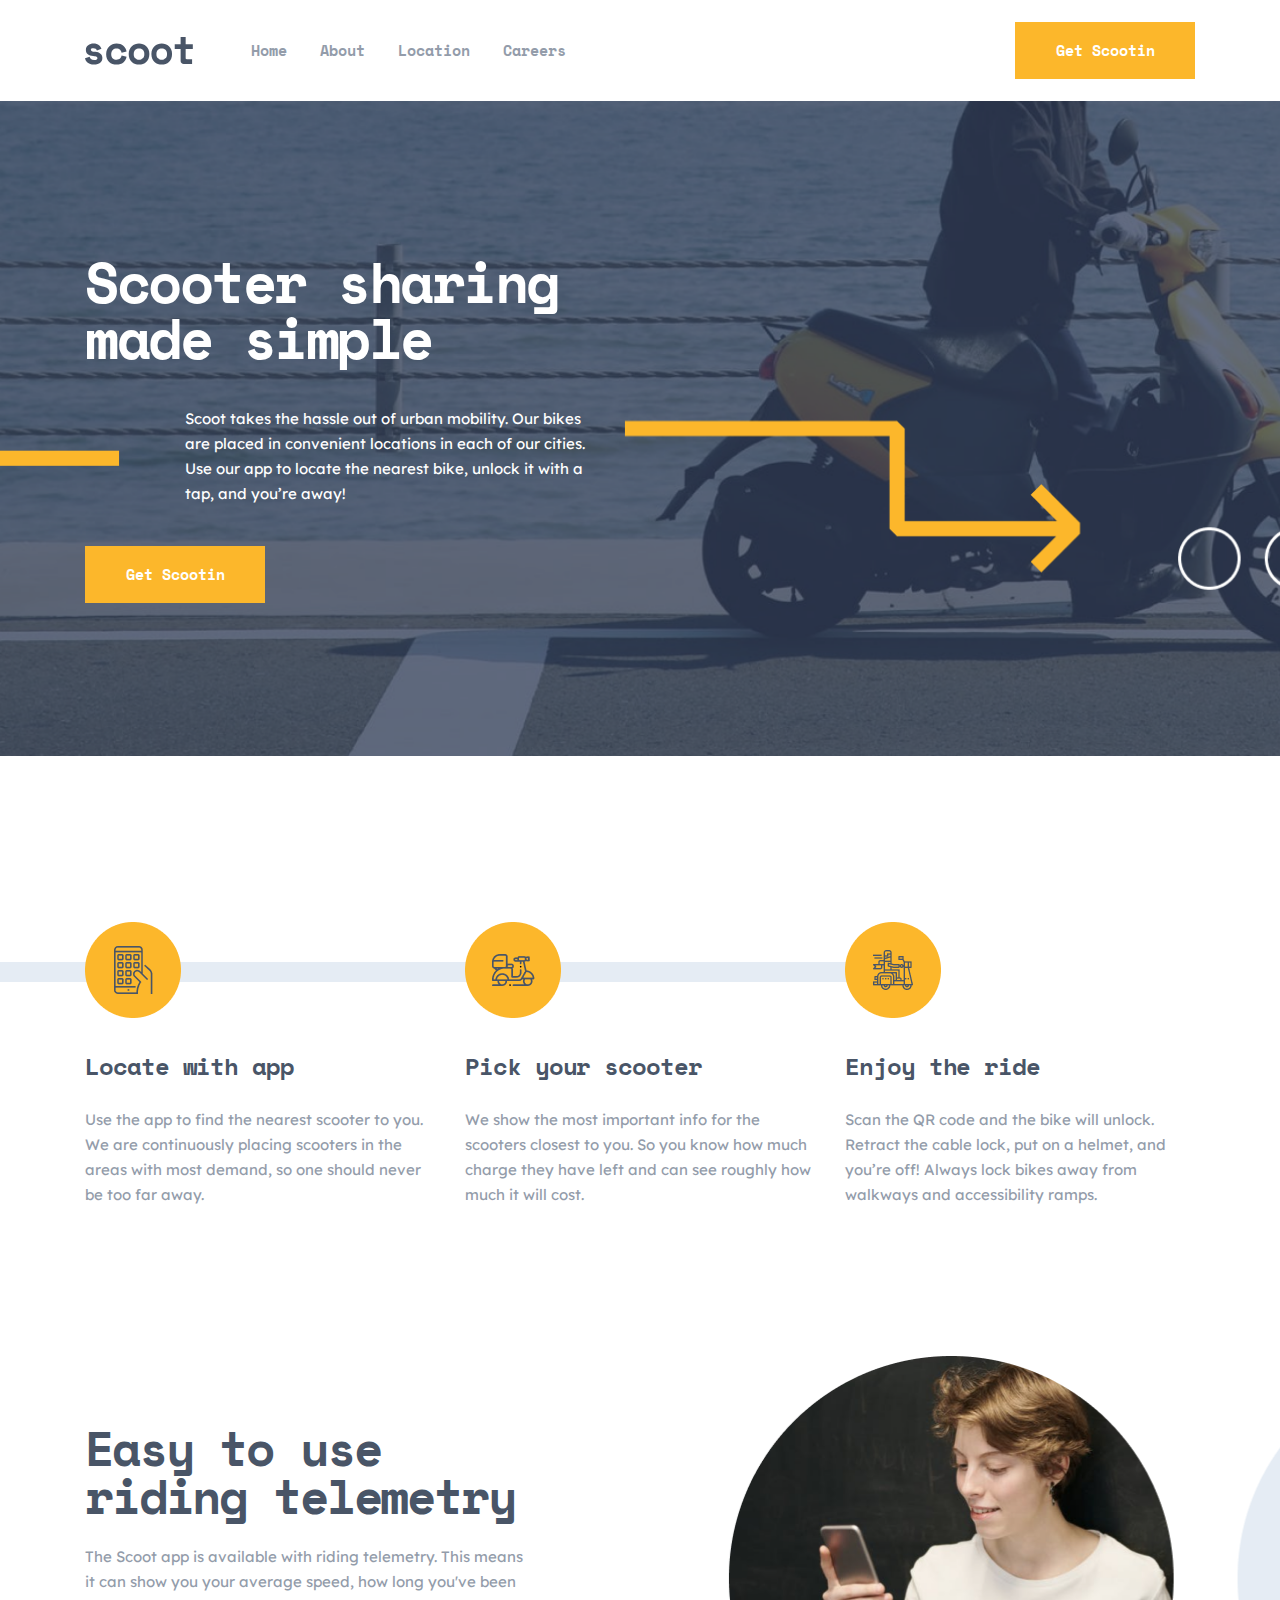
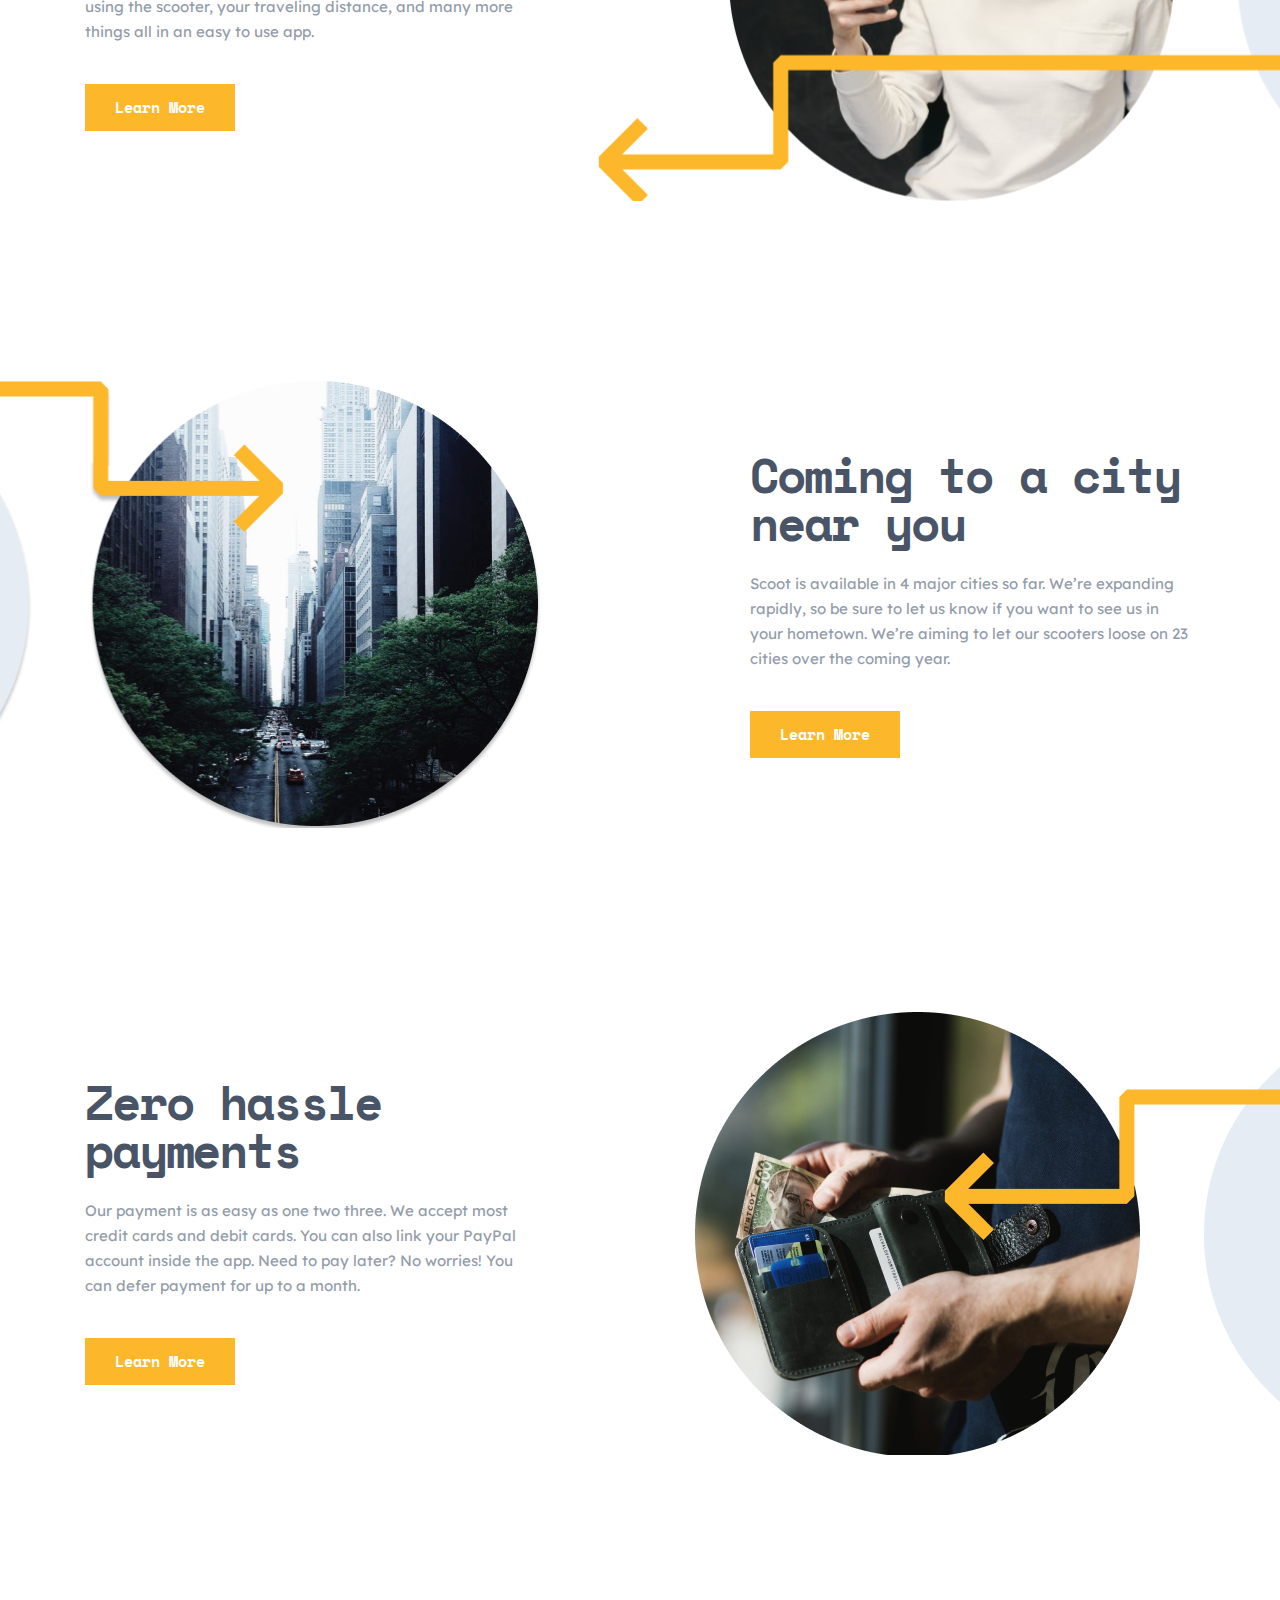
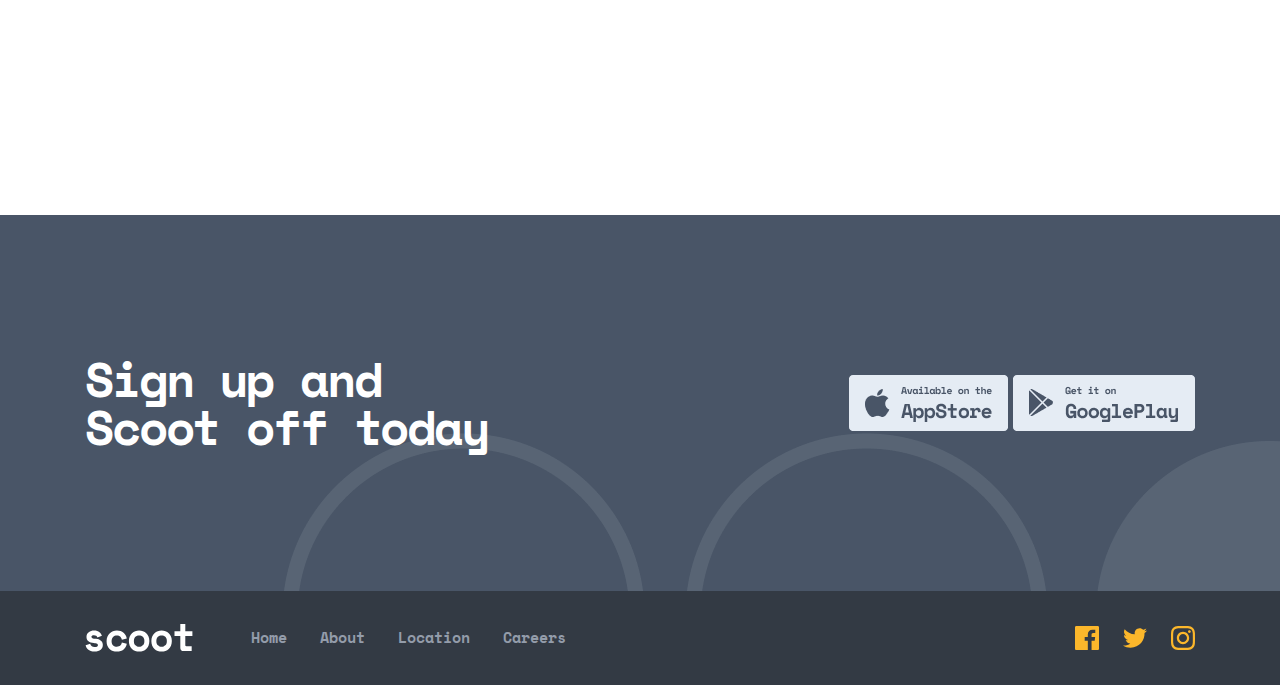
<file: index.html>
<!DOCTYPE html>
<html lang="en">
  <head>
    <meta charset="UTF-8" />
    <meta http-equiv="X-UA-Compatible" content="IE=edge" />
    <meta name="viewport" content="width=device-width, initial-scale=1.0" />
    <title>Home</title>
    <link rel="stylesheet" href="./css/main.css" />
  </head>

  <body>
    <header class="site-header">
      <div class="container">
        <div class="site-header__inner">
          <input class="visually-hidden" type="checkbox" id="menu" />
          <label class="menu-label" for="menu">
            <img
              class="site-header__menu"
              src="./images/menu.svg"
              alt="menu switch button"
            />
          </label>
          <label class="menu-exit" for="menu">
            <img
              class="site-header__menu menu-img"
              src="./images/exit.svg"
              alt="Exit"
              width="18"
              height="18"
            />
          </label>
          <div class="menu">
            <div class="menu__links__box">
              <a class="menu__links" href="./index.html">Home</a>
              <a class="menu__links" href="./about.html">About</a>
              <a class="menu__links" href="./location.html">Location</a>
              <a class="menu__links" href="./careers.html">Careers</a>
            </div>
          </div>
          <label for="menu" id="bgm"></label>
          <a class="logo" href="./index.html">
            <img
              class="logo__img"
              src="./images/logo.svg"
              width="108"
              height="28"
            />
          </a>
          <nav class="nav">
            <ul class="nav__list">
              <li class="nav__item">
                <a class="nav__link" href="./index.html">Home</a>
              </li>
              <li class="nav__item">
                <a class="nav__link" href="./about.html">About</a>
              </li>
              <li class="nav__item">
                <a class="nav__link" href="./location.html">Location</a>
              </li>
              <li class="nav__item">
                <a class="nav__link" href="./careers.html">Careers</a>
              </li>
            </ul>
          </nav>
          <a class="site-header__link" href="#">Get Scootin</a>
        </div>
      </div>
    </header>
    <main>
      <section class="hero">
        <div class="container">
          <div class="hero__inner">
            <div class="hero__content">
              <h1 class="hero__title">Scooter sharing made simple</h1>
              <p class="hero__text">
                Scoot takes the hassle out of urban mobility. Our bikes are
                placed in convenient locations in each of our cities. Use our
                app to locate the nearest bike, unlock it with a tap, and you’re
                away!
              </p>
              <a href="#" class="hero__link"> Get Scootin </a>
            </div>
          </div>
        </div>
      </section>
      <section class="service">
        <div class="container">
          <div class="service__inner">
            <h2 class="service__title visually-hidden">Our services</h2>
            <ul class="service__list">
              <li class="service__item">
                <h3 class="service__subtitle">Locate with app</h3>
                <p class="service__text">
                  Use the app to find the nearest scooter to you. We are
                  continuously placing scooters in the areas with most demand,
                  so one should never be too far away.
                </p>
              </li>
              <li class="service__item">
                <h3 class="service__subtitle">Pick your scooter</h3>
                <p class="service__text">
                  We show the most important info for the scooters closest to
                  you. So you know how much charge they have left and can see
                  roughly how much it will cost.
                </p>
              </li>
              <li class="service__item">
                <h3 class="service__subtitle">Enjoy the ride</h3>
                <p class="service__text">
                  Scan the QR code and the bike will unlock. Retract the cable
                  lock, put on a helmet, and you’re off! Always lock bikes away
                  from walkways and accessibility ramps.
                </p>
              </li>
            </ul>
          </div>
        </div>
      </section>
      <section class="types">
        <div class="types__inner">
          <div class="types__item">
            <div class="container">
              <div class="types__content">
                <h2 class="types__subtitle">Easy to use riding telemetry</h2>
                <p class="types__text">
                  The Scoot app is available with riding telemetry. This means
                  it can show you your average speed, how long you've been using
                  the scooter, your traveling distance, and many more things all
                  in an easy to use app.
                </p>
                <a href="#" class="types__link">Learn More</a>
              </div>
            </div>
          </div>
          <div class="types__item">
            <div class="container">
              <div class="types__content">
                <h2 class="types__subtitle">Coming to a city near you</h2>
                <p class="types__text">
                  Scoot is available in 4 major cities so far. We’re expanding
                  rapidly, so be sure to let us know if you want to see us in
                  your hometown. We’re aiming to let our scooters loose on 23
                  cities over the coming year.
                </p>
                <a href="#" class="types__link">Learn More</a>
              </div>
            </div>
          </div>
          <div class="types__item">
            <div class="container">
              <div class="types__content">
                <h2 class="types__subtitle">Zero hassle payments</h2>
                <p class="types__text">
                  Our payment is as easy as one two three. We accept most credit
                  cards and debit cards. You can also link your PayPal account
                  inside the app. Need to pay later? No worries! You can defer
                  payment for up to a month.
                </p>
                <a href="#" class="types__link">Learn More</a>
              </div>
            </div>
          </div>
        </div>
      </section>
      <section class="signup">
        <div class="container">
          <div class="signup__inner">
            <div class="signup__titlebox">
              <h2 class="signup__title">Sign up and Scoot off today</h2>
            </div>
            <div class="signup__links">
              <a class="signup__link" href="#">
                <img src="./images/app-store.png" alt="download by app store" />
              </a>
              <a class="signup__link" href="#">
                <img
                  src="./images/google-store.png"
                  alt="download by google play store"
                />
              </a>
            </div>
          </div>
        </div>
      </section>
    </main>
    <footer class="site-footer">
      <div class="container">
        <div class="site-footer__inner">
          <a class="logo" href="./index.html">
            <img
              class="logo__img"
              src="./images/white-logo.svg"
              alt="site logo"
              width="108"
              height="28"
            />
          </a>
          <div class="nav f-nav">
            <ul class="nav__list f-nav__list">
              <li class="nav__item f-nav__item">
                <a class="nav__link" href="./index.html">Home</a>
              </li>
              <li class="nav__item f-nav__item">
                <a class="nav__link" href="./about.html">About</a>
              </li>
              <li class="nav__item">
                <a class="nav__link" href="./location.html">Location</a>
              </li>
              <li class="nav__item">
                <a class="nav__link" href="./careers.html">Careers</a>
              </li>
            </ul>
          </div>
          <div class="site-footer__socials">
            <a class="site-footer__link" href="https://www.facebook.com">
              <img src="./images/facebook.svg" alt="facebook" />
              <img
                class="icon-hover"
                src="./images/facebook-hover.svg"
                alt="facebook"
              />
            </a>
            <a class="site-footer__link" href="https://www.twitter.com">
              <img src="./images/twitter.svg" alt="instagram" />
              <img
                class="icon-hover"
                src="./images/twitter-hover.svg"
                alt="instagram"
              />
            </a>
            <a class="site-footer__link" href="https://www.instagram.com">
              <img src="./images/instagram.svg" alt="instagram" />
              <img
                class="icon-hover"
                src="./images/instagram-hover.svg"
                alt="instagram"
              />
            </a>
          </div>
        </div>
      </div>
    </footer>
  </body>
</html>
</file>
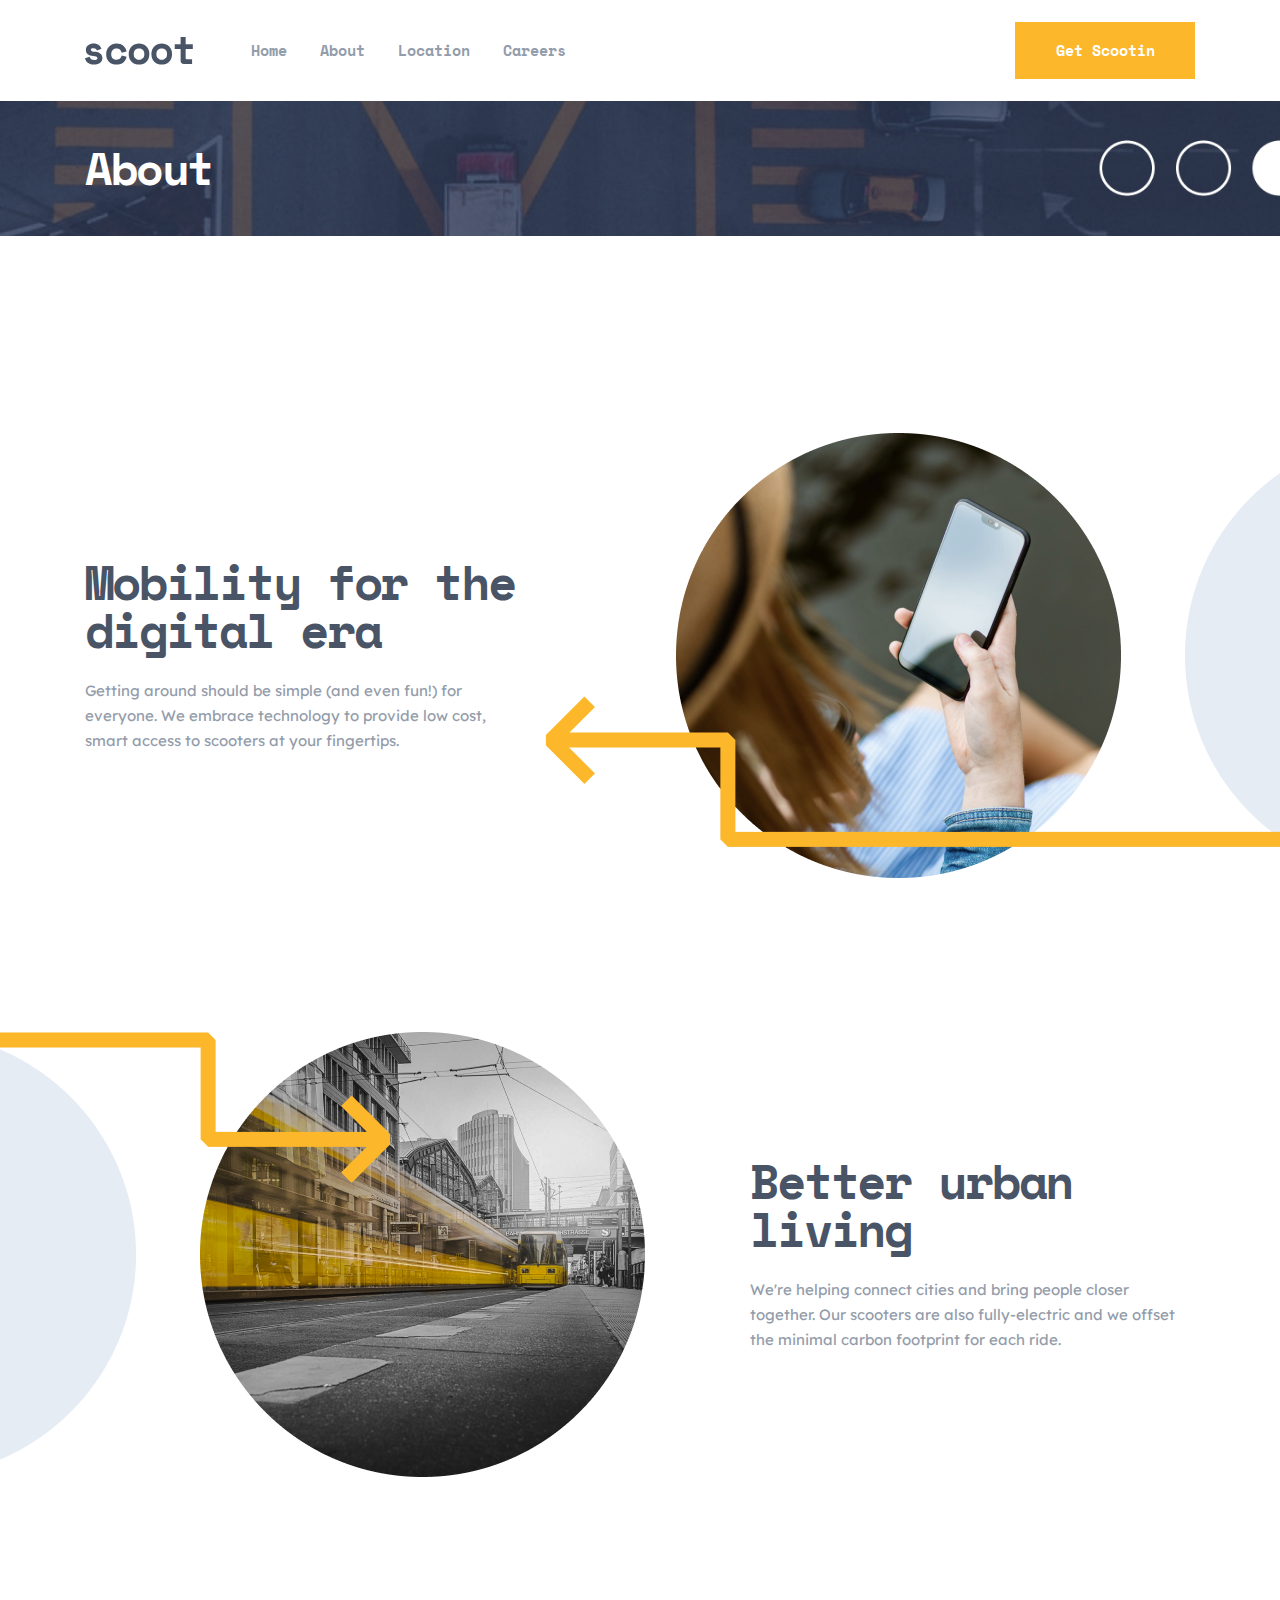
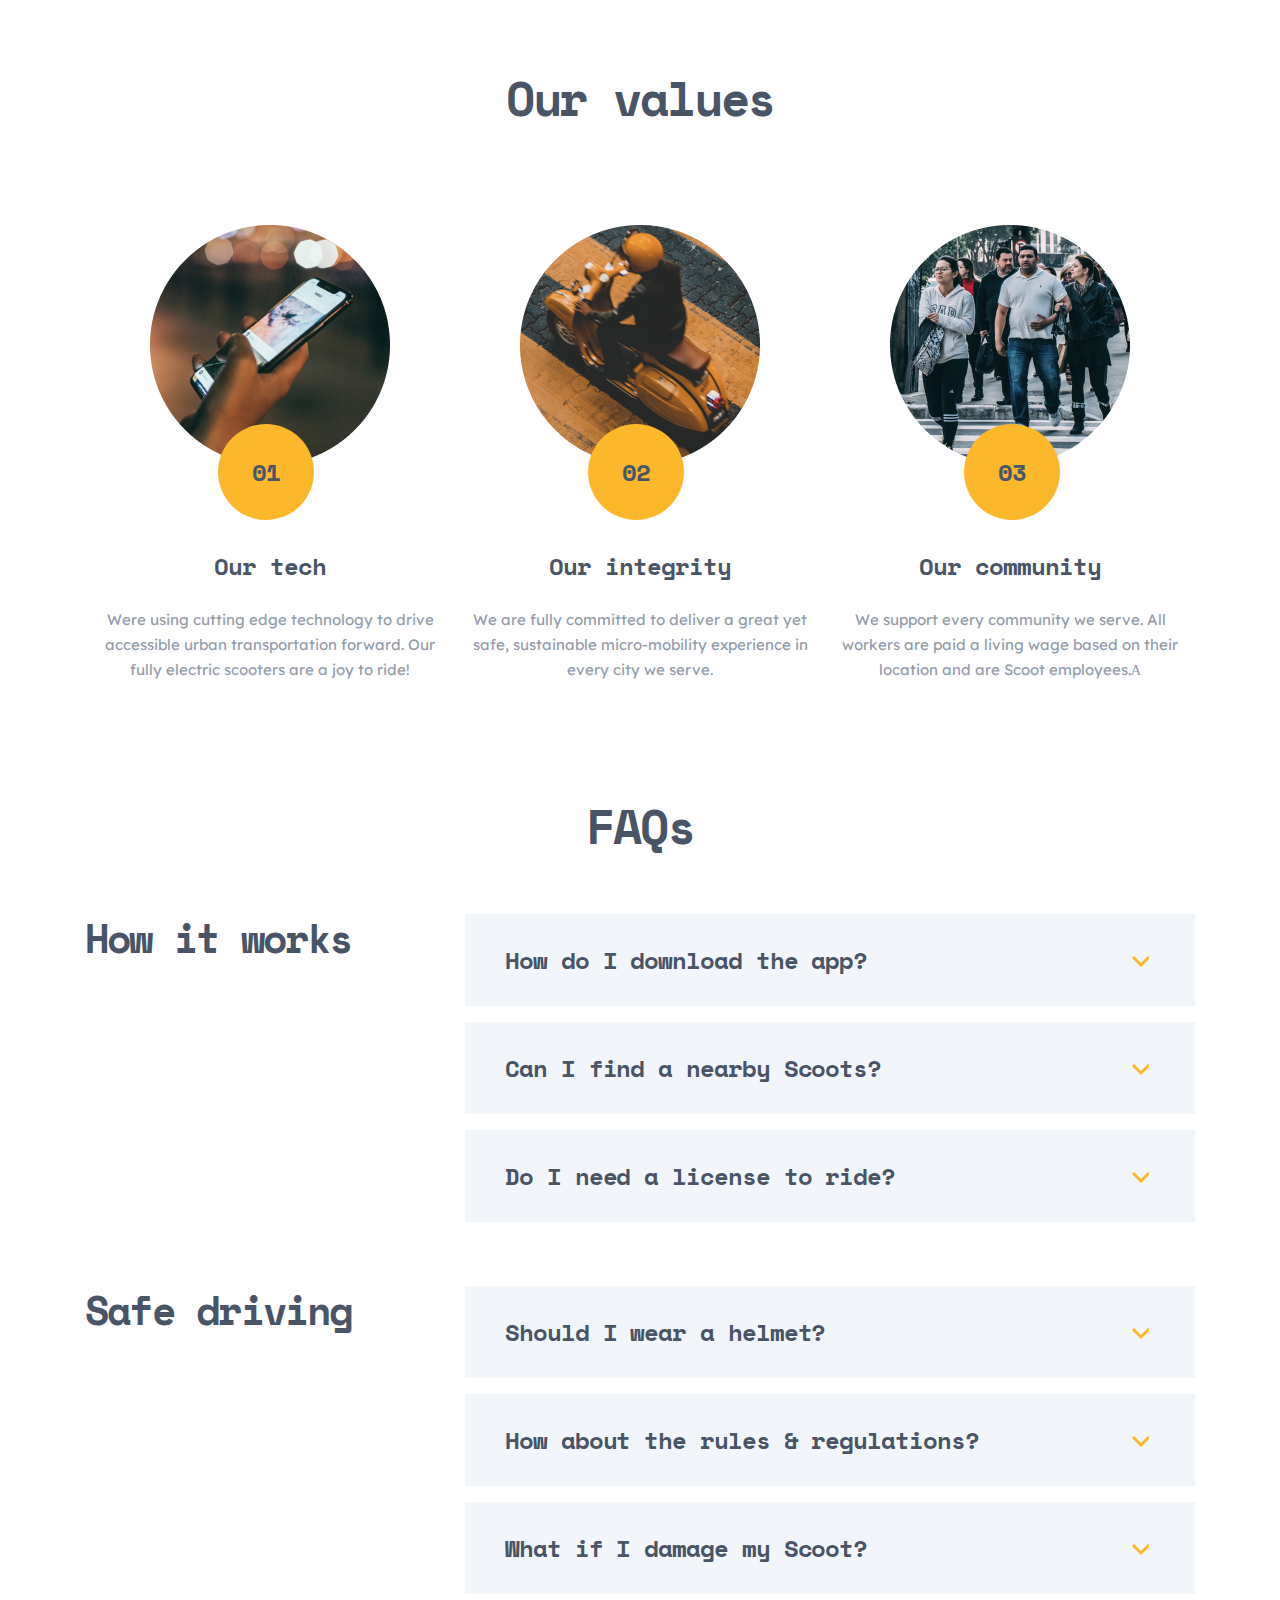
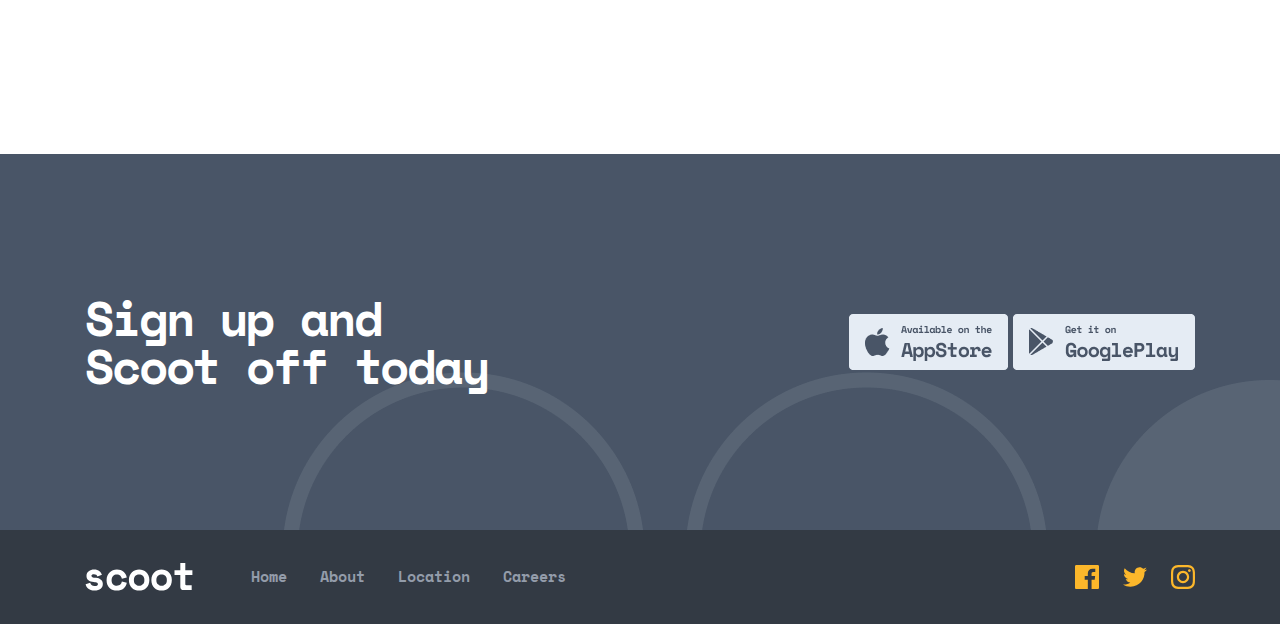
<file: about.html>
<!DOCTYPE html>
<html lang="en">
  <head>
    <meta charset="UTF-8" />
    <meta http-equiv="X-UA-Compatible" content="IE=edge" />
    <meta name="viewport" content="width=device-width, initial-scale=1.0" />
    <title>About</title>
    <link rel="stylesheet" href="./css/main.css" />
  </head>
  <body>
    <header class="site-header">
      <div class="container">
        <div class="site-header__inner">
          <input class="visually-hidden" type="checkbox" id="menu" />
          <label class="menu-label" for="menu">
            <img
              class="site-header__menu"
              src="./images/menu.svg"
              alt="menu switch button"
            />
          </label>
          <label class="menu-exit" for="menu">
            <img
              class="site-header__menu menu-img"
              src="./images/exit.svg"
              alt="Exit"
              width="18"
              height="18"
            />
          </label>
          <div class="menu">
            <div class="menu__links__box">
              <a class="menu__links" href="./index.html">Home</a>
              <a class="menu__links" href="./about.html">About</a>
              <a class="menu__links" href="./location.html">Location</a>
              <a class="menu__links" href="./careers.html">Careers</a>
            </div>
          </div>
          <label for="menu" id="bgm"></label>
          <a class="logo" href="./index.html">
            <img
              class="logo__img"
              src="./images/logo.svg"
              width="108"
              height="28"
            />
          </a>
          <nav class="nav">
            <ul class="nav__list">
              <li class="nav__item">
                <a class="nav__link" href="./index.html">Home</a>
              </li>
              <li class="nav__item">
                <a class="nav__link" href="./about.html">About</a>
              </li>
              <li class="nav__item">
                <a class="nav__link" href="./location.html">Location</a>
              </li>
              <li class="nav__item">
                <a class="nav__link" href="./careers.html">Careers</a>
              </li>
            </ul>
          </nav>
          <a class="site-header__link" href="#">Get Scootin</a>
        </div>
      </div>
    </header>
    <main>
      <section class="about-hero">
        <div class="container">
          <div class="about-hero__inner">
            <h2 class="about-hero__title">About</h2>
          </div>
        </div>
      </section>
      <section class="digital">
        <div class="digital__inner">
          <h2 class="visually-hidden">Mobility for the digital era</h2>
          <ul class="digital__list">
            <li class="digital__item">
              <div class="container">
                <div class="digital__content">
                  <h3 class="digital__subtitle">
                    Mobility for the digital era
                  </h3>
                  <p class="digital__text">
                    Getting around should be simple (and even fun!) for
                    everyone. We embrace technology to provide low cost, smart
                    access to scooters at your fingertips.
                  </p>
                </div>
              </div>
            </li>
            <li class="digital__item">
              <div class="container">
                <div class="digital__content">
                  <div class="digital__subtitle__box">
                    <h3 class="digital__subtitle">Better urban living</h3>
                  </div>
                  <p class="digital__text">
                    We're helping connect cities and bring people closer
                    together. Our scooters are also fully-electric and we offset
                    the minimal carbon footprint for each ride.
                  </p>
                </div>
              </div>
            </li>
          </ul>
        </div>
      </section>
      <section class="values">
        <div class="container">
          <div class="values__inner">
            <h2 class="values__title">Our values</h2>
            <ul class="values__list">
              <li class="values__item">
                <h3 class="values__subtitle">Our tech</h3>
                <p class="values__text">
                  Were using cutting edge technology to drive accessible urban
                  transportation forward. Our fully electric scooters are a joy
                  to ride!
                </p>
              </li>
              <li class="values__item">
                <h3 class="values__subtitle">Our integrity</h3>
                <p class="values__text">
                  We are fully committed to deliver a great yet safe,
                  sustainable micro-mobility experience in every city we serve.
                </p>
              </li>
              <li class="values__item">
                <h3 class="values__subtitle">Our community</h3>
                <p class="values__text">
                  We support every community we serve. All workers are paid a
                  living wage based on their location and are Scoot employees.А
                </p>
              </li>
            </ul>
          </div>
        </div>
      </section>
      <section class="questions">
        <div class="container">
          <h2 class="questions__title">FAQs</h2>
          <div class="questions__inner">
            <div class="question__main__drop-downs">
              <div class="questions__subtitle__box">
                <h3 class="questions__subtitle">How it works</h3>
              </div>
              <div class="questions__drop-downs__box">
                <details class="questions__drop-down">
                  <summary class="questions__drop-down__title__box">
                    <h4 class="questions__drop-down__title">
                      How do I download the app?
                    </h4>
                  </summary>
                  <p class="questions__desc">
                    To download the Scoot app, you can search “Scoot” in both
                    the App and Google Play stores. An even simpler way to do it
                    would be to click the relevant link at the bottom of this
                    page and you'll be re-directed to the correct page.
                  </p>
                </details>
                <details class="questions__drop-down">
                  <summary class="questions__drop-down__title__box">
                    <h4 class="questions__drop-down__title">
                      Can I find a nearby Scoots?
                    </h4>
                  </summary>
                  <p class="questions__desc">
                    To download the Scoot app, you can search “Scoot” in both
                    the App and Google Play stores. An even simpler way to do it
                    would be to click the relevant link at the bottom of this
                    page and you'll be re-directed to the correct page.
                  </p>
                </details>
                <details class="questions__drop-down">
                  <summary class="questions__drop-down__title__box">
                    <h4 class="questions__drop-down__title">
                      Do I need a license to ride?
                    </h4>
                  </summary>
                  <p class="questions__desc">
                    To download the Scoot app, you can search “Scoot” in both
                    the App and Google Play stores. An even simpler way to do it
                    would be to click the relevant link at the bottom of this
                    page and you'll be re-directed to the correct page.
                  </p>
                </details>
              </div>
            </div>
            <div class="question__main__drop-downs">
              <div class="questions__subtitle__box">
                <h3 class="questions__subtitle">Safe driving</h3>
              </div>
              <div class="questions__drop-downs__box">
                <details class="questions__drop-down">
                  <summary class="questions__drop-down__title__box">
                    <h4 class="questions__drop-down__title">
                      Should I wear a helmet?
                    </h4>
                  </summary>
                  <p class="questions__desc">
                    Yes, please do! All cities have different laws. But we
                    strongly strongly strongly recommend always wearing a helmet
                    regardless of the local laws. We like you and we want you to
                    be as safe as possible while Scooting.
                  </p>
                </details>
                <details class="questions__drop-down">
                  <summary class="questions__drop-down__title__box">
                    <h4 class="questions__drop-down__title">
                      How about the rules & regulations?
                    </h4>
                  </summary>
                  <p class="questions__desc">
                    Yes, please do! All cities have different laws. But we
                    strongly strongly strongly recommend always wearing a helmet
                    regardless of the local laws. We like you and we want you to
                    be as safe as possible while Scooting.
                  </p>
                </details>
                <details class="questions__drop-down">
                  <summary class="questions__drop-down__title__box">
                    <h4 class="questions__drop-down__title">
                      What if I damage my Scoot?
                    </h4>
                  </summary>
                  <p class="questions__desc">
                    Yes, please do! All cities have different laws. But we
                    strongly strongly strongly recommend always wearing a helmet
                    regardless of the local laws. We like you and we want you to
                    be as safe as possible while Scooting.
                  </p>
                </details>
              </div>
            </div>
          </div>
        </div>
      </section>
      <section class="signup">
        <div class="container">
          <div class="signup__inner">
            <div class="signup__titlebox">
              <h2 class="signup__title">Sign up and Scoot off today</h2>
            </div>
            <div class="signup__links">
              <a class="signup__link" href="#">
                <img src="./images/app-store.png" alt="download by app store" />
              </a>
              <a class="signup__link" href="#">
                <img
                  src="./images/google-store.png"
                  alt="download by google play store"
                />
              </a>
            </div>
          </div>
        </div>
      </section>
    </main>
    <footer class="site-footer">
      <div class="container">
        <div class="site-footer__inner">
          <a class="logo" href="./index.html">
            <img
              class="logo__img"
              src="./images/white-logo.svg"
              alt="site logo"
              width="108"
              height="28"
            />
          </a>
          <div class="nav f-nav">
            <ul class="nav__list f-nav__list">
              <li class="nav__item f-nav__item">
                <a class="nav__link" href="./index.html">Home</a>
              </li>
              <li class="nav__item f-nav__item">
                <a class="nav__link" href="./about.html">About</a>
              </li>
              <li class="nav__item">
                <a class="nav__link" href="./location.html">Location</a>
              </li>
              <li class="nav__item">
                <a class="nav__link" href="./careers.html">Careers</a>
              </li>
            </ul>
          </div>
          <div class="site-footer__socials">
            <a class="site-footer__link" href="https://www.facebook.com">
              <img src="./images/facebook.svg" alt="facebook" />
              <img
                class="icon-hover"
                src="./images/facebook-hover.svg"
                alt="facebook"
              />
            </a>
            <a class="site-footer__link" href="https://www.twitter.com">
              <img src="./images/twitter.svg" alt="instagram" />
              <img
                class="icon-hover"
                src="./images/twitter-hover.svg"
                alt="instagram"
              />
            </a>
            <a class="site-footer__link" href="https://www.instagram.com">
              <img src="./images/instagram.svg" alt="instagram" />
              <img
                class="icon-hover"
                src="./images/instagram-hover.svg"
                alt="instagram"
              />
            </a>
          </div>
        </div>
      </div>
    </footer>
  </body>
</html>
</file>
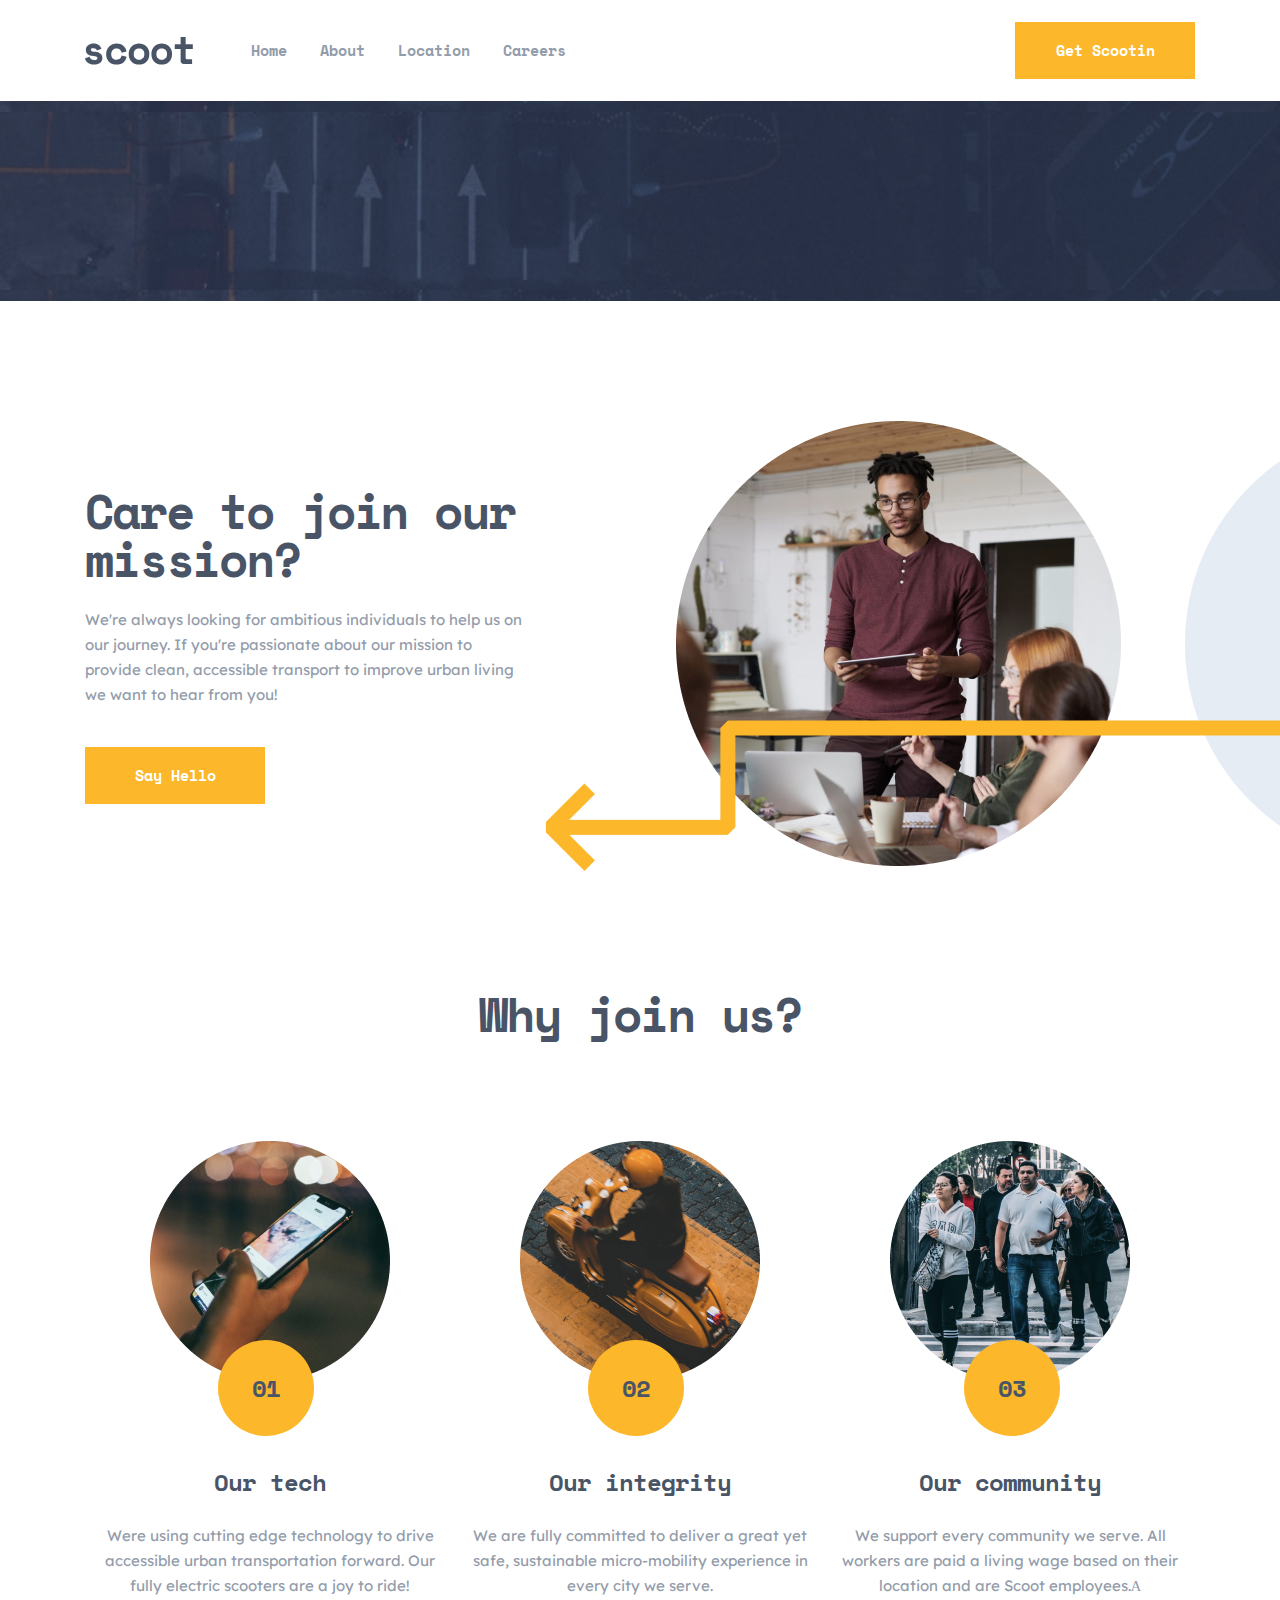
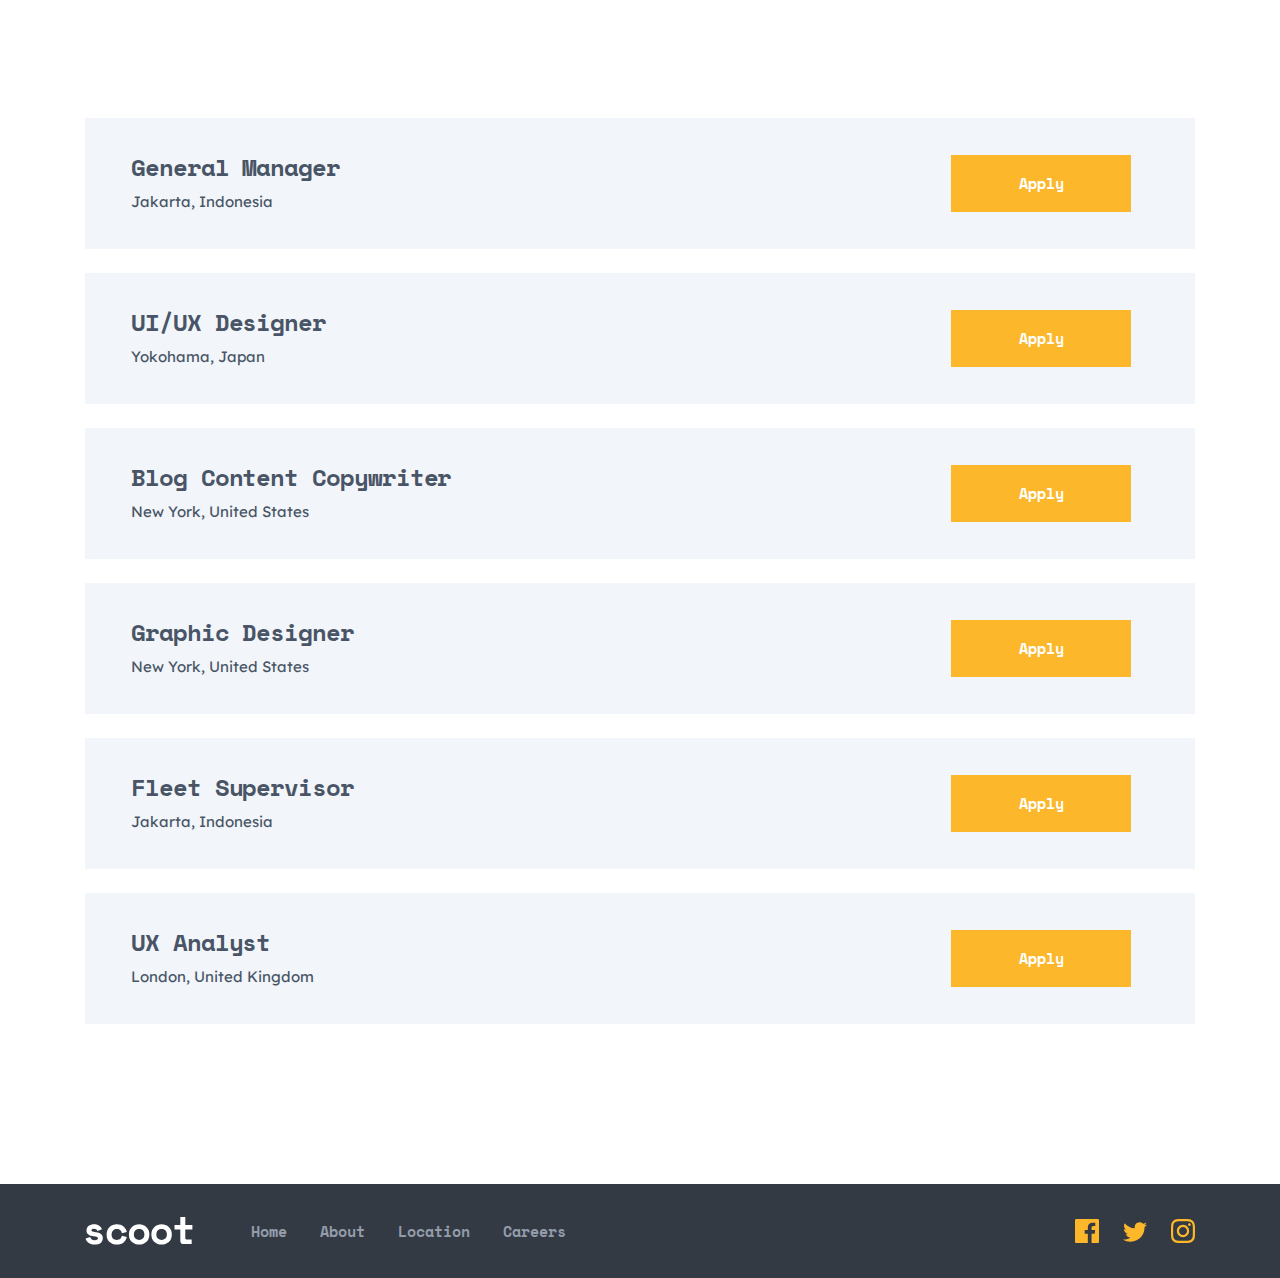
<file: careers.html>
<!DOCTYPE html>
<html lang="en">
<head>
  <meta charset="UTF-8" />
  <meta http-equiv="X-UA-Compatible" content="IE=edge" />
  <meta name="viewport" content="width=device-width, initial-scale=1.0" />
  <title>Careers</title>
  <link rel="stylesheet" href="./css/main.css" />
</head>
<body>
  <header class="site-header">
    <div class="container">
      <div class="site-header__inner">
        <input class="visually-hidden" type="checkbox" id="menu" />
        <label class="menu-label" for="menu">
          <img
          class="site-header__menu"
          src="./images/menu.svg"
          alt="menu switch button"
          />
        </label>
        <label class="menu-exit" for="menu">
          <img
          class="site-header__menu menu-img"
          src="./images/exit.svg"
          alt="Exit"
          width="18"
          height="18"
          />
        </label>
        <div class="menu">
          <div class="menu__links__box">
            <a class="menu__links" href="./index.html">Home</a>
            <a class="menu__links" href="./about.html">About</a>
            <a class="menu__links" href="./location.html">Location</a>
            <a class="menu__links" href="./careers.html">Careers</a>
          </div>
        </div>
        <label for="menu" id="bgm"></label>
        <a class="logo" href="./index.html">
          <img
          class="logo__img"
          src="./images/logo.svg"
          width="108"
          height="28"
          />
        </a>
        <nav class="nav">
          <ul class="nav__list">
            <li class="nav__item">
              <a class="nav__link" href="./index.html">Home</a>
            </li>
            <li class="nav__item">
              <a class="nav__link" href="./about.html">About</a>
            </li>
            <li class="nav__item">
              <a class="nav__link" href="./location.html">Location</a>
            </li>
            <li class="nav__item">
              <a class="nav__link" href="./careers.html">Careers</a>
            </li>
          </ul>
        </nav>
        <a class="site-header__link" href="#">Get Scootin</a>
      </div>
    </div>
  </header>
  <main>
    <section class="careers-hero">
      <div class="container">
        <h2 class="careers-hero__title">Careers</h2>
      </div>
    </section>
    <section class="mission">
      <div class="container">
        <div class="mission__content">
          <h2 class="mission__title">Care to join our mission?</h2>
          <p class="mission__text">
            We're always looking for ambitious individuals to help us on our
            journey. If you're passionate about our mission to provide clean,
            accessible transport to improve urban living we want to hear from
            you!
          </p>
          <a class="mission-btn" href="#"> Say Hello </a>
        </div>
      </div>
    </section>
    <section class="values">
      <div class="container">
        <div class="values__inner">
          <h2 class="values__title">Why join us?</h2>
          <ul class="values__list">
            <li class="values__item">
              <h3 class="values__subtitle">Our tech</h3>
              <p class="values__text">
                Were using cutting edge technology to drive accessible urban
                transportation forward. Our fully electric scooters are a joy
                to ride!
              </p>
            </li>
            <li class="values__item">
              <h3 class="values__subtitle">Our integrity</h3>
              <p class="values__text">
                We are fully committed to deliver a great yet safe,
                sustainable micro-mobility experience in every city we serve.
              </p>
            </li>
            <li class="values__item">
              <h3 class="values__subtitle">Our community</h3>
              <p class="values__text">
                We support every community we serve. All workers are paid a
                living wage based on their location and are Scoot employees.А
              </p>
            </li>
          </ul>
        </div>
      </div>
    </section>
    <section class="apply">
      <div class="container">
        <div class="apply__inner">
          <h2 class="visually-hidden">Your Apply</h2>
          <ul class="apply__list">
            <li class="apply__item">
              <div class="apply__content">
                <h3 class="apply__subtitle">General Manager</h3>
                <p class="apply__text">Jakarta, Indonesia</p>
              </div>
              <a href="#" class="apply__buttons">Apply</a>
            </li>
            <li class="apply__item">
              <div class="apply__content">
                <h3 class="apply__subtitle">UI/UX Designer</h3>
                <p class="apply__text">Yokohama, Japan</p>
              </div>
              <a href="#" class="apply__buttons">Apply</a>
            </li>
            <li class="apply__item">
              <div class="apply__content">
                <h3 class="apply__subtitle">Blog Content Copywriter</h3>
                <p class="apply__text">New York, United States</p>
              </div>
              <a href="#" class="apply__buttons">Apply</a>
            </li>
            <li class="apply__item">
              <div class="apply__content">
                <h3 class="apply__subtitle">Graphic Designer</h3>
                <p class="apply__text">New York, United States</p>
              </div>
              <a href="#" class="apply__buttons">Apply</a>
            </li>
            <li class="apply__item">
              <div class="apply__content">
                <h3 class="apply__subtitle">Fleet Supervisor</h3>
                <p class="apply__text">Jakarta, Indonesia</p>
              </div>
              <a href="#" class="apply__buttons">Apply</a>
            </li>
            <li class="apply__item">
              <div class="apply__content">
                <h3 class="apply__subtitle">UX Analyst</h3>
                <p class="apply__text">London, United Kingdom</p>
              </div>
              <a href="#" class="apply__buttons">Apply</a>
            </li>
          </ul>
        </div>
      </div>
    </section>
  </main>
  <footer class="site-footer">
    <div class="container">
      <div class="site-footer__inner">
        <a class="logo" href="./index.html">
          <img
          class="logo__img"
          src="./images/white-logo.svg"
          alt="site logo"
          width="108"
          height="28"
          />
        </a>
        <div class="nav f-nav">
          <ul class="nav__list f-nav__list">
            <li class="nav__item f-nav__item">
              <a class="nav__link" href="./index.html">Home</a>
            </li>
            <li class="nav__item f-nav__item">
              <a class="nav__link" href="./about.html">About</a>
            </li>
            <li class="nav__item">
              <a class="nav__link" href="./location.html">Location</a>
            </li>
            <li class="nav__item">
              <a class="nav__link" href="./careers.html">Careers</a>
            </li>
          </ul>
        </div>
        <div class="site-footer__socials">
          <a class="site-footer__link" href="https://www.facebook.com">
            <img src="./images/facebook.svg" alt="facebook" />
            <img
            class="icon-hover"
            src="./images/facebook-hover.svg"
            alt="facebook"
            />
          </a>
          <a class="site-footer__link" href="https://www.twitter.com">
            <img src="./images/twitter.svg" alt="instagram" />
            <img
            class="icon-hover"
            src="./images/twitter-hover.svg"
            alt="instagram"
            />
          </a>
          <a class="site-footer__link" href="https://www.instagram.com">
            <img src="./images/instagram.svg" alt="instagram" />
            <img
            class="icon-hover"
            src="./images/instagram-hover.svg"
            alt="instagram"
            />
          </a>
        </div>
      </div>
    </div>
  </footer>
</body>
</html>
</file>
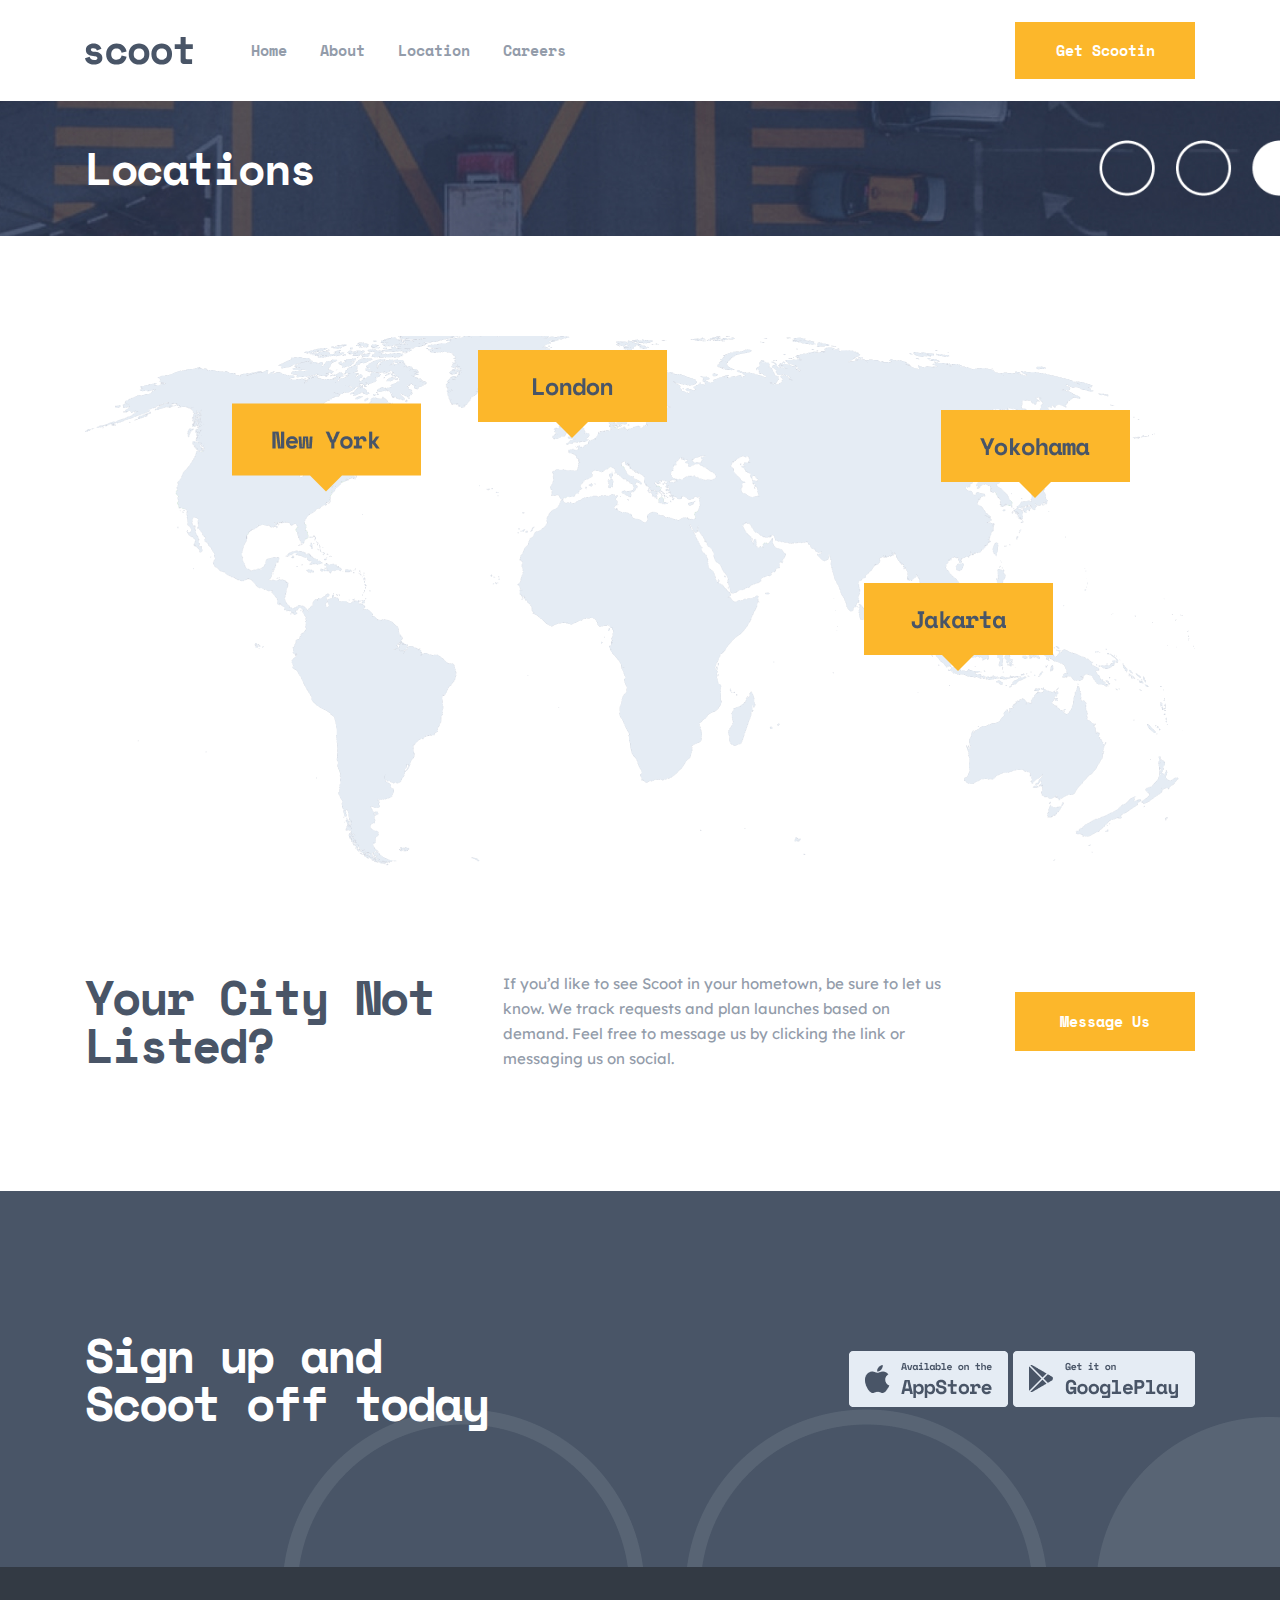
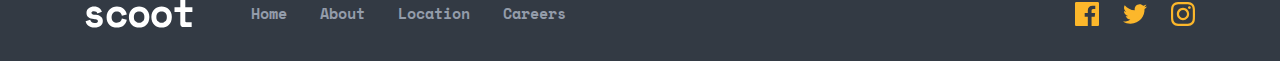
<file: location.html>
<!DOCTYPE html>
<html lang="en">
  <head>
    <meta charset="UTF-8" />
    <meta http-equiv="X-UA-Compatible" content="IE=edge" />
    <meta name="viewport" content="width=device-width, initial-scale=1.0" />
    <title>Location</title>
    <link rel="stylesheet" href="./css/main.css" />
  </head>

  <body>
    <header class="site-header">
      <div class="container">
        <div class="site-header__inner">
          <input class="visually-hidden" type="checkbox" id="menu" />
          <label class="menu-label" for="menu">
            <img
              class="site-header__menu"
              src="./images/menu.svg"
              alt="menu switch button"
            />
          </label>
          <label class="menu-exit" for="menu">
            <img
              class="site-header__menu menu-img"
              src="./images/exit.svg"
              alt="Exit"
              width="18"
              height="18"
            />
          </label>
          <div class="menu">
            <div class="menu__links__box">
              <a class="menu__links" href="./index.html">Home</a>
              <a class="menu__links" href="./about.html">About</a>
              <a class="menu__links" href="./location.html">Location</a>
              <a class="menu__links" href="./careers.html">Careers</a>
            </div>
          </div>
          <label for="menu" id="bgm"></label>
          <a class="logo" href="./index.html">
            <img
              class="logo__img"
              src="./images/logo.svg"
              width="108"
              height="28"
            />
          </a>
          <nav class="nav">
            <ul class="nav__list">
              <li class="nav__item">
                <a class="nav__link" href="./index.html">Home</a>
              </li>
              <li class="nav__item">
                <a class="nav__link" href="./about.html">About</a>
              </li>
              <li class="nav__item">
                <a class="nav__link" href="./location.html">Location</a>
              </li>
              <li class="nav__item">
                <a class="nav__link" href="./careers.html">Careers</a>
              </li>
            </ul>
          </nav>
          <a class="site-header__link" href="#">Get Scootin</a>
        </div>
      </div>
    </header>
    <main>
      <section class="about-hero">
        <div class="container">
          <div class="about-hero__inner">
            <h2 class="about-hero__title">Locations</h2>
          </div>
        </div>
      </section>

      <section class="map">
        <div class="container">
          <div class="map__inner">
            <picture>
              <source
                media="(max-width: 576px)"
                srcset="./images/map-mobile-bgi.png"
              />
              <img
                src="./images/map-bgi.png"
                alt="map"
                width="1110"
                height="543"
              />
            </picture>
            <div class="map__content">
              <ul class="map__list">
                <li class="map__item">
                    <a class="map__links" href="https://goo.gl/maps/B93Q9Vcz1vmDSNUe8" target="_blank">
                        New York
                    </a>
                </li>
                <li class="map__item">
                    <a class="map__links" href="https://goo.gl/maps/1BKFYzSTNpMJ7kMp8" target="_blank">
                        London
                    </a>
                </li>
                <li class="map__item">
                    <a class="map__links" href="https://goo.gl/maps/12eeCxVBkxV3JoX29" target="_blank">
                        Jakarta
                    </a>
                </li>
                <li class="map__item">
                    <a class="map__links" href="https://goo.gl/maps/WsrBixLKANHgx7oM9" target="_blank">
                        Yokohama
                    </a>
                </li>
              </ul>
            </div>
          </div>
        </div>
      </section>

      <section class="mess">
        <div class="container">
          <div class="mess__inner">
            <h2 class="mess__title">Your City Not Listed?</h2>
            <p class="mess__text">
              If you’d like to see Scoot in your hometown, be sure to let us
              know. We track requests and plan launches based on demand. Feel
              free to message us by clicking the link or messaging us on social.
            </p>
            <a class="mess__link" href="#"> Message Us </a>
          </div>
        </div>
      </section>

      <section class="signup">
        <div class="container">
          <div class="signup__inner">
            <div class="signup__titlebox">
              <h2 class="signup__title">Sign up and Scoot off today</h2>
            </div>
            <div class="signup__links">
              <a class="signup__link" href="#">
                <img src="./images/app-store.png" alt="download by app store" />
              </a>
              <a class="signup__link" href="#">
                <img
                  src="./images/google-store.png"
                  alt="download by google play store"
                />
              </a>
            </div>
          </div>
        </div>
      </section>
    </main>
    <footer class="site-footer">
      <div class="container">
        <div class="site-footer__inner">
          <a class="logo" href="./index.html">
            <img
              class="logo__img"
              src="./images/white-logo.svg"
              alt="site logo"
              width="108"
              height="28"
            />
          </a>
          <div class="nav f-nav">
            <ul class="nav__list f-nav__list">
              <li class="nav__item f-nav__item">
                <a class="nav__link" href="./index.html">Home</a>
              </li>
              <li class="nav__item f-nav__item">
                <a class="nav__link" href="./about.html">About</a>
              </li>
              <li class="nav__item">
                <a class="nav__link" href="./location.html">Location</a>
              </li>
              <li class="nav__item">
                <a class="nav__link" href="./careers.html">Careers</a>
              </li>
            </ul>
          </div>
          <div class="site-footer__socials">
            <a class="site-footer__link" href="https://www.facebook.com">
              <img src="./images/facebook.svg" alt="facebook" />
              <img
                class="icon-hover"
                src="./images/facebook-hover.svg"
                alt="facebook"
              />
            </a>
            <a class="site-footer__link" href="https://www.twitter.com">
              <img src="./images/twitter.svg" alt="instagram" />
              <img
                class="icon-hover"
                src="./images/twitter-hover.svg"
                alt="instagram"
              />
            </a>
            <a class="site-footer__link" href="https://www.instagram.com">
              <img src="./images/instagram.svg" alt="instagram" />
              <img
                class="icon-hover"
                src="./images/instagram-hover.svg"
                alt="instagram"
              />
            </a>
          </div>
        </div>
      </div>
    </footer>
  </body>
</html>
</file>
<file: css/main.css>
@font-face {
  font-family: "Lexend Deca";
  font-style: normal;
  font-weight: 400;
  font-display: swap;
  src: local(""), url("../fonts/lexend-deca-v17-latin-regular.woff2") format("woff2"), url("../fonts/lexend-deca-v17-latin-regular.woff") format("woff");
}
@font-face {
  font-family: "Space Mono";
  font-style: normal;
  font-weight: 700;
  font-display: swap;
  src: local(""), url("../fonts/space-mono-v12-latin-700.woff2") format("woff2"), url("../fonts/space-mono-v12-latin-700.woff") format("woff");
}
/*! normalize.css v8.0.1 | MIT License | github.com/necolas/normalize.css */
/* Document
   ========================================================================== */
/**
 * 1. Correct the line height in all browsers.
 * 2. Prevent adjustments of font size after orientation changes in iOS.
 */
html {
  line-height: 1.15;
  /* 1 */
  -webkit-text-size-adjust: 100%;
  /* 2 */
}

/* Sections
     ========================================================================== */
/**
   * Remove the margin in all browsers.
   */
body {
  margin: 0;
}

/**
   * Render the `main` element consistently in IE.
   */
main {
  display: block;
}

/**
   * Correct the font size and margin on `h1` elements within `section` and
   * `article` contexts in Chrome, Firefox, and Safari.
   */
h1 {
  font-size: 2em;
  margin: 0.67em 0;
}

/* Grouping content
     ========================================================================== */
/**
   * 1. Add the correct box sizing in Firefox.
   * 2. Show the overflow in Edge and IE.
   */
hr {
  box-sizing: content-box;
  /* 1 */
  height: 0;
  /* 1 */
  overflow: visible;
  /* 2 */
}

/**
   * 1. Correct the inheritance and scaling of font size in all browsers.
   * 2. Correct the odd `em` font sizing in all browsers.
   */
pre {
  font-family: monospace, monospace;
  /* 1 */
  font-size: 1em;
  /* 2 */
}

/* Text-level semantics
     ========================================================================== */
/**
   * Remove the gray background on active links in IE 10.
   */
a {
  background-color: transparent;
}

/**
   * 1. Remove the bottom border in Chrome 57-
   * 2. Add the correct text decoration in Chrome, Edge, IE, Opera, and Safari.
   */
abbr[title] {
  border-bottom: none;
  /* 1 */
  text-decoration: underline;
  /* 2 */
  -webkit-text-decoration: underline dotted;
          text-decoration: underline dotted;
  /* 2 */
}

/**
   * Add the correct font weight in Chrome, Edge, and Safari.
   */
b,
strong {
  font-weight: bolder;
}

/**
   * 1. Correct the inheritance and scaling of font size in all browsers.
   * 2. Correct the odd `em` font sizing in all browsers.
   */
code,
kbd,
samp {
  font-family: monospace, monospace;
  /* 1 */
  font-size: 1em;
  /* 2 */
}

/**
   * Add the correct font size in all browsers.
   */
small {
  font-size: 80%;
}

/**
   * Prevent `sub` and `sup` elements from affecting the line height in
   * all browsers.
   */
sub,
sup {
  font-size: 75%;
  line-height: 0;
  position: relative;
  vertical-align: baseline;
}

sub {
  bottom: -0.25em;
}

sup {
  top: -0.5em;
}

/* Embedded content
     ========================================================================== */
/**
   * Remove the border on images inside links in IE 10.
   */
img {
  border-style: none;
}

/* Forms
     ========================================================================== */
/**
   * 1. Change the font styles in all browsers.
   * 2. Remove the margin in Firefox and Safari.
   */
button,
input,
optgroup,
select,
textarea {
  font-family: inherit;
  /* 1 */
  font-size: 100%;
  /* 1 */
  line-height: 1.15;
  /* 1 */
  margin: 0;
  /* 2 */
}

/**
   * Show the overflow in IE.
   * 1. Show the overflow in Edge.
   */
button,
input {
  /* 1 */
  overflow: visible;
}

/**
   * Remove the inheritance of text transform in Edge, Firefox, and IE.
   * 1. Remove the inheritance of text transform in Firefox.
   */
button,
select {
  /* 1 */
  text-transform: none;
}

/**
   * Correct the inability to style clickable types in iOS and Safari.
   */
button,
[type=button],
[type=reset],
[type=submit] {
  -webkit-appearance: button;
}

/**
   * Remove the inner border and padding in Firefox.
   */
button::-moz-focus-inner,
[type=button]::-moz-focus-inner,
[type=reset]::-moz-focus-inner,
[type=submit]::-moz-focus-inner {
  border-style: none;
  padding: 0;
}

/**
   * Restore the focus styles unset by the previous rule.
   */
button:-moz-focusring,
[type=button]:-moz-focusring,
[type=reset]:-moz-focusring,
[type=submit]:-moz-focusring {
  outline: 1px dotted ButtonText;
}

/**
   * Correct the padding in Firefox.
   */
fieldset {
  padding: 0.35em 0.75em 0.625em;
}

/**
   * 1. Correct the text wrapping in Edge and IE.
   * 2. Correct the color inheritance from `fieldset` elements in IE.
   * 3. Remove the padding so developers are not caught out when they zero out
   *    `fieldset` elements in all browsers.
   */
legend {
  box-sizing: border-box;
  /* 1 */
  color: inherit;
  /* 2 */
  display: table;
  /* 1 */
  max-width: 100%;
  /* 1 */
  padding: 0;
  /* 3 */
  white-space: normal;
  /* 1 */
}

/**
   * Add the correct vertical alignment in Chrome, Firefox, and Opera.
   */
progress {
  vertical-align: baseline;
}

/**
   * Remove the default vertical scrollbar in IE 10+.
   */
textarea {
  overflow: auto;
}

/**
   * 1. Add the correct box sizing in IE 10.
   * 2. Remove the padding in IE 10.
   */
[type=checkbox],
[type=radio] {
  box-sizing: border-box;
  /* 1 */
  padding: 0;
  /* 2 */
}

/**
   * Correct the cursor style of increment and decrement buttons in Chrome.
   */
[type=number]::-webkit-inner-spin-button,
[type=number]::-webkit-outer-spin-button {
  height: auto;
}

/**
   * 1. Correct the odd appearance in Chrome and Safari.
   * 2. Correct the outline style in Safari.
   */
[type=search] {
  -webkit-appearance: textfield;
  /* 1 */
  outline-offset: -2px;
  /* 2 */
}

/**
   * Remove the inner padding in Chrome and Safari on macOS.
   */
[type=search]::-webkit-search-decoration {
  -webkit-appearance: none;
}

/**
   * 1. Correct the inability to style clickable types in iOS and Safari.
   * 2. Change font properties to `inherit` in Safari.
   */
::-webkit-file-upload-button {
  -webkit-appearance: button;
  /* 1 */
  font: inherit;
  /* 2 */
}

/* Interactive
     ========================================================================== */
/*
   * Add the correct display in Edge, IE 10+, and Firefox.
   */
details {
  display: block;
}

/*
   * Add the correct display in all browsers.
   */
summary {
  display: list-item;
}

/* Misc
     ========================================================================== */
/**
   * Add the correct display in IE 10+.
   */
template {
  display: none;
}

/**
   * Add the correct display in IE 10.
   */
[hidden] {
  display: none;
}

html {
  height: 100%;
  scroll-behavior: smooth;
}

*,
*::before,
*::after {
  box-sizing: border-box;
}

body {
  font-family: "Space Mono", "Arial", sans-serif;
  display: flex;
  flex-direction: column;
  height: 100%;
  margin: 0;
}

main {
  flex-grow: 1;
}

img {
  vertical-align: middle;
  -o-object-fit: cover;
     object-fit: cover;
}

ul,
ol {
  list-style-type: none;
  margin: 0;
  padding: 0;
}

a {
  text-decoration: none;
}

p {
  margin: 0;
}

.visually-hidden {
  clip: rect(0 0 0 0);
  -webkit-clip-path: inset(50%);
          clip-path: inset(50%);
  height: 1px;
  overflow: hidden;
  position: absolute;
  white-space: nowrap;
  width: 1px;
}

.container {
  width: 100%;
  max-width: 1150px;
  margin: 0 auto;
  padding: 0 20px;
}

body::-webkit-scrollbar-track {
  -webkit-box-shadow: inset 0 0 6px rgba(0, 0, 0, 0.1);
  background-color: #f5f5f5;
  border-radius: 10px;
}

body::-webkit-scrollbar {
  width: 10px;
  background-color: #f5f5f5;
}

body::-webkit-scrollbar-thumb {
  border-radius: 10px;
  background-color: #FCB72B;
}

.site-header {
  padding: 22px 0;
}

.site-header__inner {
  display: flex;
  align-items: center;
}

.nav {
  margin-left: 58px;
}

.nav__list {
  margin: 0;
  padding: 0;
  display: flex;
  list-style-type: none;
}

.nav__item + .nav__item {
  margin-left: 33px;
}

.nav__link {
  text-decoration: none;
  font-weight: 700;
  font-size: 15px;
  line-height: 25px;
  color: #939caa;
  transition: all 0.3s ease;
}
.nav__link:hover {
  color: #fcb72b;
}

.site-header__btn {
  display: inline;
  position: absolute;
  border: none;
  background-color: transparent;
}

.site-header__link {
  width: 180px;
  display: inline-block;
  margin-left: auto;
  padding: 13px 12px;
  text-decoration: none;
  font-weight: 700;
  font-size: 15px;
  line-height: 25px;
  text-align: center;
  background-color: #fcb72b;
  color: #ffffff;
  transition: all 0.3s ease;
  border: 3px solid transparent;
}
.site-header__link:hover {
  border: 3px solid #fcb72b;
  background-color: #ffffff;
  color: #fcb72b;
}

.menu-label {
  display: none;
  background-color: transparent;
}

.site-header__menu {
  display: none;
}

#menu:checked body {
  overflow: hidden;
}

.menu {
  position: fixed;
  top: 66px;
  left: 0;
  max-width: 256px;
  width: 100%;
  background-color: #333a44;
  height: 100vh;
  padding: 32px 64px;
  transition: 0.5s;
  transform: translateX(-110%);
}

#menu:checked ~ .menu {
  transform: translateX(0);
  z-index: 9;
}

#menu:checked ~ #bgm {
  position: fixed;
  top: 64px;
  right: 0;
  bottom: 0;
  left: 0;
  background-color: #000000;
  opacity: 0.8;
  transition: all 0.4s ease;
  z-index: 5;
}

.menu-exit {
  display: none;
  width: 20px;
  height: 20px;
}

#menu:checked ~ .menu-exit {
  display: block;
}

.menu__links__box {
  display: flex;
  flex-direction: column;
}

.menu__links {
  padding: 12px 0;
  font-weight: 700;
  font-size: 18px;
  line-height: 25px;
  color: #e5ecf4;
}

@media only screen and (max-width: 768px) {
  .nav {
    margin-left: 20px;
    padding-right: 10px;
  }
  .nav__item + .nav__item {
    margin-left: 20px;
  }
}
@media only screen and (max-width: 590px) {
  body {
    padding-top: 64px;
  }
  .site-header {
    position: fixed;
    top: 0;
    width: 100%;
    z-index: 10;
    padding: 22px 5px;
    background-color: #fff;
    box-shadow: rgba(100, 100, 111, 0.2) 0px 7px 29px 0px;
  }
  .logo {
    display: block;
    margin: 0 auto;
  }
  .logo img {
    width: 75px;
    height: 20px;
  }
  .site-header__inner {
    align-items: flex-end;
  }
  .menu-label {
    display: block;
  }
  #menu:checked ~ .menu-label {
    display: none;
  }
  .site-header__menu {
    display: block;
  }
  .nav,
.site-header__link {
    display: none;
  }
}
/*-----  MAIN -----*/
.hero {
  padding: 153px 0;
  background-image: url("../images/hero-bgi.png");
  background-repeat: no-repeat;
  background-position: center;
  background-size: cover;
}

.hero__content {
  max-width: 500px;
}

.hero__title {
  margin: 0 0 40px;
  font-weight: 700;
  font-size: 56px;
  line-height: 56px;
  letter-spacing: -2.5px;
  color: #FFFFFF;
}

.hero__text {
  margin: 0 0 40px 100px;
  font-family: "Lexend Deca";
  font-style: normal;
  font-weight: 400;
  font-size: 15px;
  line-height: 25px;
  color: #FFFFFF;
}

.hero__link {
  width: 180px;
  display: inline-block;
  margin-left: auto;
  padding: 13px 12px;
  text-decoration: none;
  font-weight: 700;
  font-size: 15px;
  line-height: 25px;
  text-align: center;
  background-color: #FCB72B;
  color: #ffffff;
  transition: all 0.3s ease;
  border: 3px solid transparent;
}
.hero__link:hover {
  border: 3px solid #FCB72B;
  background-color: #ffffff;
  color: #FCB72B;
}

@media only screen and (max-width: 768px) {
  .hero {
    background-image: url("../images/hero-tablet-bgi.png");
    background-position: center;
    padding: 137px 0 217px;
  }
  .hero__content {
    max-width: 570px;
    margin: 0 auto;
    text-align: center;
  }
  .hero__title {
    font-size: 56px;
    line-height: 56px;
    text-align: center;
  }
  .hero__text {
    margin-left: 0;
  }
}
@media only screen and (max-width: 576px) {
  .hero {
    padding: 115px 0 180px;
    background-image: url("../images/hero-mobile-bgi.png");
    background-size: fill;
  }
  .hero__title {
    font-size: 40px;
    line-height: 40px;
  }
  .hero__link {
    width: 160px;
    display: inline-block;
    margin-left: auto;
    padding: 8px 12px;
    line-height: 18px;
  }
}
.service {
  padding: 296px 0 147px;
}

.service__list {
  position: relative;
  margin: 0;
  padding: 0;
  display: flex;
}

.service__list::before {
  display: inline-block;
  position: absolute;
  top: -90px;
  right: 300px;
  max-width: 974px;
  width: 100%;
  border: 10px solid #E5ECF4;
  content: "";
}

.service__item {
  position: relative;
  max-width: 350px;
}

.service__item + .service__item {
  margin-left: 30px;
}

.service__subtitle {
  margin: 0 0 27px;
  font-weight: 700;
  font-size: 24px;
  line-height: 28px;
  letter-spacing: -1.07143px;
  color: #495567;
}

.service__text {
  margin: 0;
  font-family: "Lexend Deca";
  font-style: normal;
  font-weight: 400;
  font-size: 15px;
  line-height: 25px;
  color: #939CAA;
}

.service__item::before {
  display: inline-block;
  position: absolute;
  width: 96px;
  height: 96px;
  top: -130px;
  background-image: url("../images/service-1.png");
  content: "";
}

.service__item:nth-child(2)::before {
  background-image: url("../images/service-2.png");
}

.service__item:nth-child(3)::before {
  background-image: url("../images/service-3.png");
}

@media only screen and (max-width: 768px) {
  .service {
    padding: 122px 0 140px;
  }
  .service__list {
    flex-direction: column;
  }
  .service__list::before {
    display: none;
  }
  .service__item {
    padding-left: 150px;
    max-width: 570px;
  }
  .service__item + .service__item {
    margin-left: 0;
    margin-top: 40px;
  }
  .service__item::before {
    top: 0;
    left: 0;
  }
}
@media only screen and (max-width: 576px) {
  .service {
    padding: 200px 0 0;
  }
  .service__list {
    align-items: center;
  }
  .service__item {
    text-align: center;
    padding-left: 0;
    max-width: 311px;
  }
  .service__item + .service__item {
    margin-top: 128px;
  }
  .service__item::before {
    width: 56px;
    height: 56px;
    background-size: 100%;
    left: 125px;
    top: -70px;
  }
}
@media only screen and (max-width: 350px) {
  .container {
    padding: 0 10px;
  }
}
.types {
  padding-bottom: 180px;
}

.types__inner {
  display: flex;
  flex-direction: column;
}

.types__item {
  padding: 70px 0;
  margin-bottom: 180px;
  display: flex;
  background-image: url("../images/riding-bg.png");
  background-repeat: no-repeat;
  background-position: calc(50% + 500px) calc(50% + 3px);
}
.types__item:nth-child(2) {
  background-image: url("../images/city-bg.png");
  background-position: calc(50% - 600px) calc(50% + 3px);
}
.types__item:nth-child(2) .types__content {
  margin-left: auto;
}
.types__item:last-child {
  background-image: url("../images/paymet-bg.png");
  background-position: calc(50% + 550px) calc(50% + 3px);
}

.types__content {
  max-width: 445px;
  width: 100%;
}

.types__subtitle {
  margin: 0 0 24px;
  font-weight: 700;
  font-size: 48px;
  line-height: 48px;
  letter-spacing: -2.14286px;
  color: #495567;
}

.types__text {
  margin: 0 0 40px;
  font-family: "Lexend Deca";
  font-style: normal;
  font-weight: 400;
  font-size: 15px;
  line-height: 25px;
  color: #939CAA;
}

.types__link {
  width: 150px;
  display: inline-block;
  margin-left: auto;
  padding: 8px 10px;
  text-decoration: none;
  font-weight: 700;
  font-size: 15px;
  line-height: 25px;
  text-align: center;
  background-color: #FCB72B;
  color: #ffffff;
  transition: all 0.3s ease;
  border: 3px solid transparent;
}
.types__link:hover {
  border: 3px solid #FCB72B;
  background-color: #ffffff;
  color: #FCB72B;
}

@media only screen and (max-width: 768px) {
  .types__item {
    margin-bottom: 150px;
    padding-top: 450px;
    padding-bottom: 10px;
    background-position: calc(50% + 190px) calc(50% - 150px);
    text-align: center;
  }
  .types__item .types__content {
    margin-right: auto;
    margin-left: auto;
  }
  .types__content {
    max-width: 573px;
  }
  .types__item:nth-child(2) {
    margin-bottom: 150px;
    padding-top: 450px;
    padding-bottom: 10px;
    background-position: calc(50% - 270px) calc(50% - 150px);
    text-align: center;
  }
  .types__item:nth-child(2) .types__content {
    max-width: 573px;
    margin-right: auto;
    margin-left: auto;
  }
  .types__item:last-child {
    margin-bottom: 20px;
    padding-top: 470px;
    padding-bottom: 10px;
    background-position: calc(50% + 270px) calc(50% - 120px);
    text-align: center;
  }
  .types__item:last-child .types__content {
    max-width: 573px;
    margin-right: auto;
    margin-left: auto;
  }
}
@media only screen and (max-width: 576px) {
  .types__subtitle {
    font-size: 32px;
    line-height: 32px;
  }
  .types__text {
    font-size: 15px;
    line-height: 25px;
  }
  .types__item:first-child {
    background-image: url("../images/riding-mobile-bg.png");
    margin-bottom: 0px;
    padding-top: 340px;
    background-position: calc(50% + 10px) calc(50% - 150px);
  }
  .types__item:nth-child(2) {
    background-image: url("../images/city-mobile-bg.png");
    margin-bottom: 0;
    padding-top: 350px;
    background-position: calc(50% - 15px) calc(50% - 150px);
  }
  .types__item:last-child {
    margin-bottom: 5px;
    padding-top: 350px;
    padding-bottom: 10px;
    background-image: url("../images/paymet-mobile-bg.png");
    background-position: calc(50% + 20px) calc(50% - 150px);
  }
}
.about-hero {
  padding: 62px 0;
  background-image: url("../images/about-hero-bgi.jpg");
  background-position: center;
  background-repeat: no-repeat;
  background-size: 100% auto;
}

.about-hero__title {
  margin: 0;
  font-family: "Space Mono";
  font-weight: 700;
  font-size: 56px;
  line-height: 56px;
  letter-spacing: -2.5px;
  color: #ffffff;
}

@media only screen and (max-width: 1290px) {
  .about-hero {
    padding: 45px 0;
  }
  .about-hero__title {
    font-size: 45px;
    line-height: 45px;
  }
}
@media only screen and (max-width: 965px) {
  .about-hero {
    padding: 35px 0;
  }
  .about-hero__title {
    font-size: 40px;
    line-height: 40px;
  }
}
@media only screen and (max-width: 786px) {
  .about-hero {
    padding: 45px 0;
    background-image: url("../images/about-hero-bgi-tablet.jpg");
  }
  .about-hero__title {
    font-size: 50px;
    line-height: 50px;
  }
}
@media only screen and (max-width: 576px) {
  .about-hero {
    padding: 50px 0;
    background-image: url("../images/about-hero-bgi-mobile.jpg");
  }
  .about-hero__title {
    font-size: 40px;
    line-height: 40px;
    text-align: center;
    letter-spacing: -1.78571px;
  }
}
@media only screen and (max-width: 330px) {
  .about-hero {
    padding: 45px 0;
  }
  .about-hero__title {
    font-size: 35px;
    line-height: 35px;
    text-align: center;
    letter-spacing: -1.78571px;
  }
}
.digital {
  padding: 120px 0;
}

.digital__item {
  display: flex;
  align-items: center;
  justify-content: space-between;
  padding: 202px 0;
}

.digital__item:nth-child(1) {
  background-image: url("../images/digital-bgi1.png");
  background-repeat: no-repeat;
  background-position: calc(50% + 550px) 50%;
}

.digital__item:nth-child(2) {
  background-image: url("../images/digital-bgi2.png");
  background-repeat: no-repeat;
  background-position: calc(50% - 650px) 50%;
}

.digital__item:nth-child(2) .digital__content {
  margin-left: auto;
}

.digital__img {
  position: absolute;
  right: calc(50% - 1079px);
}

.digital__img__two {
  position: absolute;
  left: calc(50% - 1159px);
}

.digital__content {
  width: 100%;
  max-width: 445px;
}

.digital__subtitle {
  margin: 0 0 24px;
  font-family: "Space Mono";
  font-style: normal;
  font-weight: 700;
  font-size: 48px;
  line-height: 48px;
  letter-spacing: -2.14286px;
  color: #495567;
}

.digital__text {
  margin: 0;
  font-family: "Lexend Deca";
  font-style: normal;
  font-weight: 400;
  font-size: 15px;
  line-height: 25px;
  color: #939caa;
}

@media only screen and (max-width: 1500px) {
  .digital__item:nth-child(1) {
    background-position: center right -350px;
  }
  .digital__item:nth-child(2) {
    background-position: center left -350px;
  }
}
@media only screen and (max-width: 1218px) {
  .digital__item:nth-child(1) {
    background-position: center right -420px;
  }
  .digital__item:nth-child(2) {
    background-position: center left -450px;
  }
  .digital__content {
    width: 100%;
    max-width: 440px;
  }
}
@media only screen and (max-width: 1080px) {
  .digital__item:nth-child(1) {
    background-position: center right -500px;
  }
  .digital__item:nth-child(2) {
    background-position: center left -500px;
  }
}
@media only screen and (max-width: 1000px) {
  .digital {
    padding-top: 0;
  }
  .digital__item:nth-child(1) {
    padding: 645px 0 0;
    background-position: top 144px right -300px;
  }
  .digital__item:nth-child(2) {
    padding: 621px 0 0;
    background-position: top 120px left -300px;
  }
  .digital__content {
    width: 100%;
    max-width: 573px;
    margin: 0 auto;
  }
  .digital__subtitle__box {
    width: 100%;
    max-width: 457px;
    margin: 0 auto;
  }
  .digital__subtitle {
    text-align: center;
  }
  .digital__text {
    text-align: center;
  }
}
@media only screen and (max-width: 800px) {
  .digital__item:nth-child(1) {
    background-position: top 144px right -400px;
  }
  .digital__item:nth-child(2) {
    background-position: top 120px left -370px;
  }
}
@media only screen and (max-width: 800px) {
  .digital__item:nth-child(1) {
    background-position: top 144px right -470px;
  }
  .digital__item:nth-child(2) {
    background-position: top 120px left -490px;
  }
}
@media only screen and (max-width: 625px) {
  .digital__item:nth-child(1) {
    padding: 439px 0 0;
    background-image: url("../images/digital-bgi1-mobile.png");
    background-repeat: no-repeat;
    background-position: top 72px right -300px;
  }
  .digital__item:nth-child(2) {
    padding: 487px 0 0;
    background-image: url("../images/digital-bgi2-mobile.png");
    background-repeat: no-repeat;
    background-position: top 72px left -300px;
  }
  .digital__content {
    width: 100%;
    max-width: 390px;
    padding: 0 10px;
  }
  .digital__subtitle {
    font-size: 32px;
    line-height: 32px;
    letter-spacing: -1.42857px;
  }
  .digital__text {
    font-size: 15px;
    line-height: 25px;
  }
}
@media only screen and (max-width: 460px) {
  .digital__item:nth-child(1) {
    background-position: top 72px right -380px;
  }
  .digital__item:nth-child(2) {
    background-position: top 72px left -380px;
  }
}
@media only screen and (max-width: 360px) {
  .digital__item:nth-child(1) {
    background-position: top 72px right -424px;
  }
  .digital__item:nth-child(2) {
    background-position: top 72px left -424px;
  }
}
.values {
  padding-bottom: 120px;
}

.values__title {
  margin: 0;
  font-family: "Space Mono";
  font-weight: 700;
  font-size: 48px;
  line-height: 48px;
  text-align: center;
  letter-spacing: -2.14286px;
  color: #495567;
}

.values__list {
  display: flex;
  align-items: center;
  justify-content: space-between;
  margin-top: 103px;
}

.values__item {
  width: 100%;
  max-width: 370px;
  padding: 0 10px;
}

.values__item:nth-child(1)::before {
  content: "";
  display: block;
  margin: 0 auto 87px;
  width: 240px;
  height: 240px;
  background-image: url("../images/values-li1.png");
}

.values__item:nth-child(2)::before {
  content: "";
  display: block;
  margin: 0 auto 87px;
  width: 240px;
  height: 240px;
  background-image: url("../images/values-li2.png");
}

.values__item:nth-child(3)::before {
  content: "";
  display: block;
  margin: 0 auto 87px;
  width: 240px;
  height: 240px;
  background-image: url("../images/values-li3.png");
}

.values__subtitle {
  position: relative;
  margin: 0 0 27px;
  font-family: "Space Mono";
  font-weight: 700;
  font-size: 24px;
  line-height: 28px;
  text-align: center;
  letter-spacing: -1.07143px;
  color: #495567;
}

.values__item:nth-child(1) .values__subtitle::before {
  position: absolute;
  top: -128px;
  right: calc(50% - 44px);
  display: flex;
  align-items: center;
  justify-content: center;
  width: 96px;
  height: 96px;
  background-color: #fcb72b;
  border-radius: 50%;
  content: "01";
}

.values__item:nth-child(2) .values__subtitle::before {
  position: absolute;
  top: -128px;
  right: calc(50% - 44px);
  display: flex;
  align-items: center;
  justify-content: center;
  width: 96px;
  height: 96px;
  background-color: #fcb72b;
  border-radius: 50%;
  content: "02";
}

.values__item:nth-child(3) .values__subtitle::before {
  position: absolute;
  top: -128px;
  right: calc(50% - 50px);
  display: flex;
  align-items: center;
  justify-content: center;
  width: 96px;
  height: 96px;
  background-color: #fcb72b;
  border-radius: 50%;
  content: "03";
}

.values__text {
  font-family: "Lexend Deca";
  font-weight: 400;
  font-size: 15px;
  line-height: 25px;
  text-align: center;
  color: #939caa;
}

@media only screen and (max-width: 910px) {
  .values__list {
    flex-direction: column;
  }
  .values__item {
    width: 100%;
    max-width: 480px;
  }
  .values__item + .values__item {
    margin-top: 55px;
  }
}
@media only screen and (max-width: 576px) {
  .values__title {
    font-size: 32px;
    line-height: 32px;
    letter-spacing: -1.42857px;
  }
}
.questions {
  padding-bottom: 160px;
}

.questions__title {
  margin: 0;
  font-weight: 700;
  font-size: 48px;
  line-height: 48px;
  text-align: center;
  letter-spacing: -2.14286px;
  color: #495567;
}

.questions__inner {
  margin-top: 64px;
}

.question__main__drop-downs {
  display: flex;
  align-items: flex-start;
  justify-content: space-between;
}

.question__main__drop-downs + .question__main__drop-downs {
  margin-top: 64px;
}

.questions__subtitle__box {
  width: 100%;
  max-width: 290px;
}

.questions__subtitle {
  margin: 0;
  font-weight: 700;
  font-size: 40px;
  line-height: 48px;
  letter-spacing: -1.78571px;
  color: #495567;
}

.questions__drop-downs__box {
  width: 100%;
  max-width: 730px;
}

.questions__drop-down {
  position: relative;
  padding: 0 40px 32px;
  background-color: #f2f5f9;
  transition: all 0.3s ease;
}
.questions__drop-down:hover {
  background-color: #fff4df;
}

.questions__drop-down::before {
  position: absolute;
  top: 40px;
  right: 40px;
  width: 30px;
  height: 15px;
  background-image: url("../images/arrow-down.svg");
  background-repeat: no-repeat;
  background-position: center;
  content: "";
}

.questions__drop-down + .questions__drop-down {
  margin-top: 16px;
}

.questions__drop-down__title__box {
  padding: 32px 0 0;
  list-style-type: none;
}

.questions__drop-down__title {
  padding: 0;
  margin: 0;
  font-weight: 700;
  font-size: 24px;
  line-height: 28px;
  letter-spacing: -1.07143px;
  color: #495567;
}

.questions__desc {
  margin-top: 24px;
  font-family: "Lexend Deca";
  font-style: normal;
  font-weight: 400;
  font-size: 15px;
  line-height: 25px;
  color: #495567;
}

@media only screen and (max-width: 900px) {
  .question__main__drop-downs {
    flex-direction: column;
  }
  .questions__subtitle__box {
    width: 100%;
    max-width: 1000px;
    margin: 0 auto;
  }
  .questions__subtitle {
    text-align: center;
  }
  .questions__drop-downs__box {
    width: 100%;
    max-width: 1000px;
    margin-top: 32px;
  }
}
@media only screen and (max-width: 610px) {
  .questions__title {
    font-size: 32px;
    line-height: 32px;
    letter-spacing: -1.42857px;
  }
  .questions__inner {
    margin-top: 48px;
  }
  .questions__subtitle {
    font-size: 24px;
    line-height: 28px;
    letter-spacing: -1.07143px;
  }
  .questions__drop-down {
    padding: 0 35px 32px 20px;
  }
  .questions__drop-down::before {
    right: 20px;
  }
  .questions__drop-down__title__box {
    width: 100%;
    max-width: 260px;
  }
}
@media only screen and (max-width: 370px) {
  .questions__drop-down::before {
    right: 10px;
  }
  .questions__drop-down__title {
    font-size: 18px;
    line-height: 24px;
    letter-spacing: -0.803571px;
  }
}
.careers-hero {
  padding: 100px 0;
  background-image: url("../images/careers-hero-bgi.jpg");
  background-position: center;
  background-size: 100% auto;
}

.careers-hero__title {
  margin: 0;
  display: none;
}

@media only screen and (max-width: 830px) {
  .careers-hero {
    padding: 72px 0;
    background-image: url("../images/careers-hero-bgi-tablet.jpg");
    background-repeat: no-repeat;
  }
  .careers-hero__title {
    display: block;
    font-weight: 700;
    font-size: 56px;
    line-height: 56px;
    letter-spacing: -2.5px;
    color: #ffffff;
  }
}
@media only screen and (max-width: 660px) {
  .careers-hero {
    padding: 55px;
  }
  .careers-hero__title {
    display: block;
    font-weight: 700;
    font-size: 45px;
    line-height: 45px;
    letter-spacing: -2.5px;
    color: #ffffff;
  }
}
@media only screen and (max-width: 576px) {
  .careers-hero {
    background-image: url("../images/careers-hero-bgi-mobile.jpg");
    background-repeat: no-repeat;
  }
  .careers-hero__title {
    text-align: center;
  }
}
@media only screen and (max-width: 360px) {
  .careers-hero__title {
    font-size: 35px;
    line-height: 35px;
  }
}
.mission {
  background-image: url("../images/mission-bgi.png");
  background-repeat: no-repeat;
  background-position: calc(50% + 600px) center;
}

.mission__content {
  width: 100%;
  max-width: 445px;
  padding: 186px 0;
}

.mission__title {
  margin: 0 0 24px;
  font-weight: 700;
  font-size: 48px;
  line-height: 48px;
  letter-spacing: -2.14286px;
  color: #495567;
}

.mission__text {
  margin: 0 0 40px;
  font-family: "Lexend Deca";
  font-style: normal;
  font-weight: 400;
  font-size: 15px;
  line-height: 25px;
  color: #939caa;
}

.mission-btn {
  width: 180px;
  display: block;
  padding: 13px 12px;
  text-decoration: none;
  font-weight: 700;
  font-size: 15px;
  line-height: 25px;
  text-align: center;
  background-color: #FCB72B;
  color: #ffffff;
  transition: all 0.3s ease;
  border: 3px solid transparent;
}
.mission-btn:hover {
  border: 3px solid #FCB72B;
  background-color: #ffffff;
  color: #FCB72B;
}

@media only screen and (max-width: 1550px) {
  .mission {
    background-position: right -350px center;
  }
}
@media only screen and (max-width: 1075px) {
  .mission {
    background-position: right -500px center;
  }
}
@media only screen and (max-width: 915px) {
  .mission__content {
    width: 100%;
    max-width: 400px;
  }
}
@media only screen and (max-width: 875px) {
  .mission {
    background-position: right -350px top 70px;
  }
  .mission__content {
    width: 100%;
    max-width: 573px;
    margin: 0 auto;
    padding: 553px 0 120px;
  }
  .mission__title,
.mission__text {
    text-align: center;
  }
  .mission__title {
    margin: 0 0 40px;
  }
  .mission-btn {
    display: block;
    width: 180px;
    display: block;
    padding: 13px 12px;
    text-decoration: none;
    font-weight: 700;
    font-size: 15px;
    line-height: 25px;
    text-align: center;
    background-color: #FCB72B;
    color: #ffffff;
    transition: all 0.3s ease;
    border: 3px solid transparent;
    margin: 0 auto;
  }
  .mission-btn:hover {
    border: 3px solid #FCB72B;
    background-color: #ffffff;
    color: #FCB72B;
  }
}
@media only screen and (max-width: 745px) {
  .mission {
    background-position: right -450px top 50px;
  }
  .mission__content {
    padding: 550px 0 120px;
  }
}
@media only screen and (max-width: 660px) {
  .mission {
    background-position: right -500px top 50px;
  }
  .mission__content {
    padding: 550px 0 120px;
  }
}
@media only screen and (max-width: 576px) {
  .mission {
    background-size: 735px 311px;
    background-position: right -250px top 72px;
  }
  .mission__content {
    width: 100%;
    max-width: 311px;
    padding: 439px 0 120px;
  }
  .mission__title {
    font-size: 32px;
    line-height: 32px;
  }
}
@media only screen and (max-width: 495px) {
  .mission {
    background-image: url("../images/mission-bgi-mobile.png");
    background-position: right -350px top 72px;
  }
}
@media only screen and (max-width: 440px) {
  .mission {
    background-position: right -400px top 50px;
  }
  .mission__content {
    padding: 400px 0 120px;
  }
}
@media only screen and (max-width: 350px) {
  .mission {
    background-position: right -425px top 50px;
  }
}
.apply {
  padding-bottom: 160px;
}

.apply__list {
  width: 100%;
}

.apply__item {
  display: flex;
  align-items: center;
  justify-content: space-between;
  padding: 35px 64px 35px 46px;
  background-color: #f2f5f9;
}

.apply__item + .apply__item {
  margin-top: 24px;
}

.apply__subtitle {
  margin: 0 0 8px;
  font-weight: 700;
  font-size: 24px;
  line-height: 28px;
  letter-spacing: -1.07143px;
  color: #495567;
}

.apply__text {
  font-family: "Lexend Deca";
  font-weight: 400;
  font-size: 15px;
  line-height: 25px;
  color: #495567;
}

.apply__buttons {
  width: 180px;
  display: block;
  padding: 13px 12px;
  text-decoration: none;
  font-weight: 700;
  font-size: 15px;
  line-height: 25px;
  text-align: center;
  background-color: #FCB72B;
  color: #ffffff;
  transition: all 0.3s ease;
  border: 3px solid transparent;
}
.apply__buttons:hover {
  border: 3px solid #FCB72B;
  background-color: #ffffff;
  color: #FCB72B;
}

@media only screen and (max-width: 576px) {
  .apply {
    padding-bottom: 120px;
  }
  .apply__item {
    flex-direction: column;
    padding: 35px 50px;
  }
  .apply__subtitle,
.apply__text {
    text-align: center;
  }
  .apply__subtitle {
    font-size: 18px;
    line-height: 24px;
    letter-spacing: -0.803571px;
  }
  .apply__content {
    margin-bottom: 16px;
  }
}
@media only screen and (max-width: 390px) {
  .apply__item {
    padding: 35px 20px;
  }
}
.map__inner {
  padding: 100px 0 100px;
}
.map__inner img {
  max-width: 1110px;
  max-height: 535px;
  width: 100%;
  height: 100%;
}

.map__content {
  display: none;
}

@media only screen and (max-width: 768px) {
  .map__inner {
    padding: 80px 0 80px;
  }
}
@media only screen and (max-width: 576px) {
  .map__inner {
    padding: 50px 0 72px;
  }
  .map__content {
    display: block;
    padding-top: 40px;
  }
  .map__list {
    display: flex;
    flex-direction: column;
    align-items: center;
  }
  .map__item {
    max-width: 300px;
    width: 100%;
  }
  .map__item + .map__item {
    margin-top: 16px;
  }
  .map__links {
    display: block;
    padding: 22px;
    font-size: 24px;
    line-height: 28px;
    background: rgba(252, 183, 43, 0.1490196078);
    text-align: center;
    letter-spacing: -1.07143px;
    color: #495567;
    text-align: center;
  }
}
.mess__inner {
  padding: 0 0 120px;
  display: flex;
  flex-direction: row;
  align-items: center;
  justify-content: space-between;
}

.mess__title {
  margin: 0;
  max-width: 351px;
  font-weight: 700;
  font-size: 48px;
  line-height: 48px;
  letter-spacing: -2.14286px;
  color: #495567;
}

.mess__text {
  margin: 0;
  max-width: 445px;
  font-family: "Lexend Deca";
  font-style: normal;
  font-weight: 400;
  font-size: 15px;
  line-height: 25px;
  color: #939CAA;
}

.mess__link {
  padding: 14px;
  max-width: 180px;
  width: 100%;
  border: 3px solid #FCB72B;
  background-color: #FCB72B;
  font-size: 15px;
  line-height: 25px;
  text-align: center;
  transition: all 0.3s ease;
  color: #ffffff;
}
.mess__link:hover {
  color: #FCB72B;
  background-color: #ffffff;
}

@media only screen and (max-width: 768px) {
  .mess__inner {
    flex-direction: column;
    text-align: center;
  }
  .mess__title {
    max-width: 457px;
    margin: 0 0 40px;
  }
  .mess__text {
    max-width: 573px;
    margin: 0 0 40px;
  }
}
@media only screen and (max-width: 576px) {
  .mess__inner {
    padding: 0 0 70px;
  }
  .mess__title {
    max-width: 310px;
    margin: 0 0 32px;
    font-size: 32px;
    line-height: 32px;
  }
  .mess__text {
    margin: 0 0 32px;
  }
}
/*-----  MAIN -----*/
.signup {
  padding: 100px 0;
  background-color: #495567;
  background-image: url("../../images/footer-circle.png");
  background-repeat: no-repeat;
  background-position: calc(50% + 270px) calc(50% + 110px);
}

.signup__inner {
  display: flex;
  align-items: center;
}

.signup__titlebox {
  max-width: 415px;
  width: 100%;
}

.signup__title {
  font-weight: 700;
  font-size: 48px;
  line-height: 48px;
  letter-spacing: -2.14286px;
  color: #ffffff;
}

.signup__links {
  margin-left: auto;
  display: flex;
}

.signup__link {
  margin-left: 5px;
}

@media only screen and (max-width: 1550px) {
  .signup {
    background-position: right bottom;
  }
}
@media only screen and (max-width: 768px) {
  .signup {
    padding: 62px 0;
    background-image: url("../../images/signup-bgi-tablet.png");
    background-position: bottom center;
  }
  .signup__inner {
    flex-direction: column;
  }
  .signup__titlebox {
    max-width: 457px;
    text-align: center;
  }
  .signup__links {
    margin-right: auto;
  }
}
@media only screen and (max-width: 576px) {
  .signup {
    padding: 88px 0;
    background-size: 100%;
    background-image: url("../../images/signup-bgi-mobile.png");
  }
  .signup__title {
    font-size: 32px;
    line-height: 32px;
    text-align: center;
    letter-spacing: -1.42857px;
  }
  .signup__link {
    margin-left: 10px;
  }
  .signup__link:first-child img {
    width: 113px;
  }
  .signup__link:last-child img {
    width: 130px;
  }
}
.site-footer {
  background-color: #333A44;
  padding: 33px 0;
}

.site-footer__inner {
  display: flex;
  align-items: center;
}

.icon-hover {
  display: none;
}

.site-footer__socials {
  margin-left: auto;
  display: flex;
  align-items: center;
}

.site-footer__link + .site-footer__link {
  margin-left: 24px;
}

.site-footer__link:hover img {
  display: none;
}

.site-footer__link:hover .icon-hover {
  display: inline-block;
}

@media only screen and (max-width: 576px) {
  .site-footer__inner {
    flex-direction: column;
    justify-content: center;
  }
  .f-nav {
    display: block;
    margin-left: 0;
    margin: 40px 0 87px;
  }
  .f-nav__list {
    flex-direction: column;
    align-items: center;
  }
  .nav__item + .nav__item {
    margin-left: 0;
    margin-top: 16px;
    text-align: center;
  }
  .site-footer__socials {
    margin-right: auto;
  }
}/*# sourceMappingURL=main.css.map */
</file>
